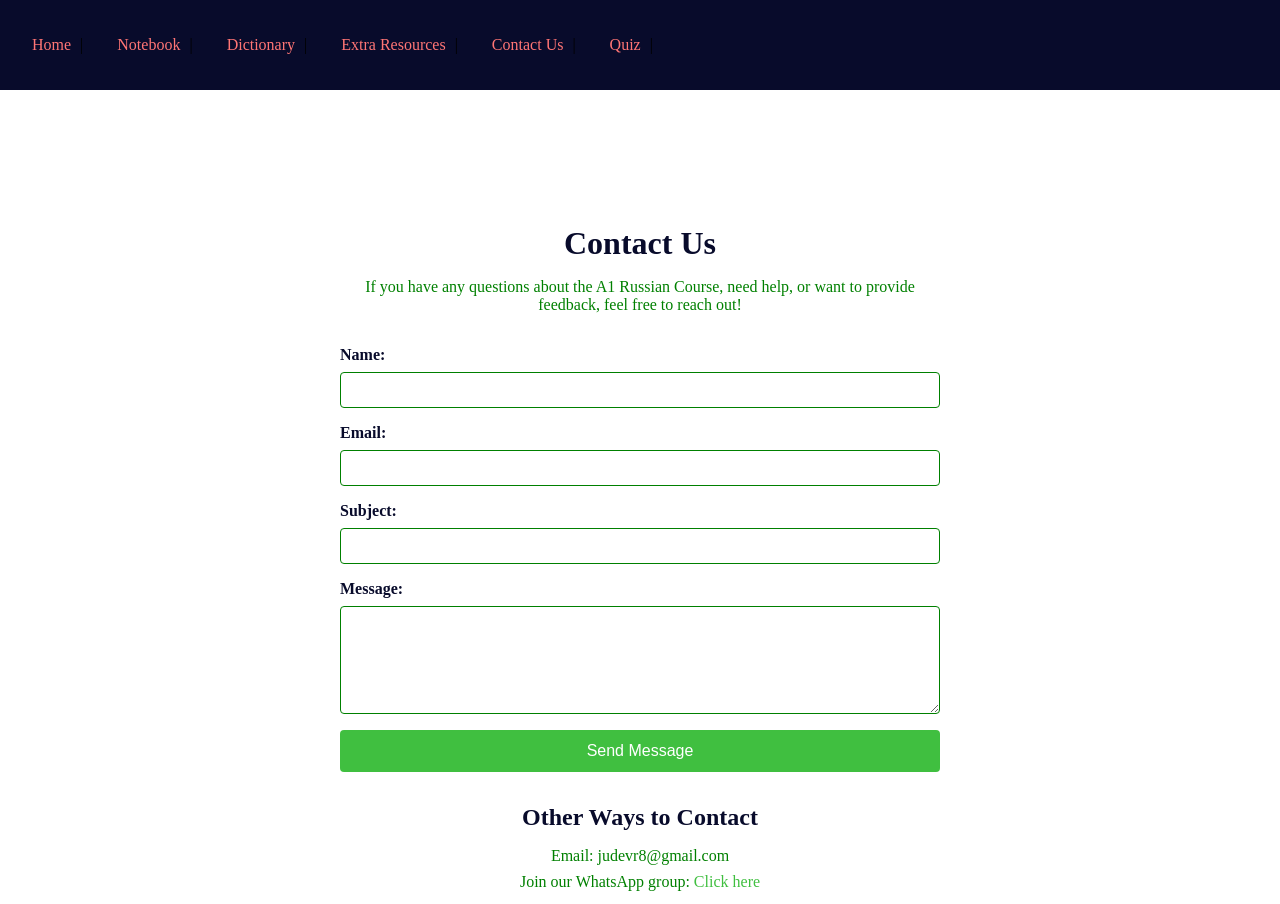
<file: contact_us.html>
<!DOCTYPE html>
<html lang="en">
<head>
    <meta charset="UTF-8">
    <meta name="viewport" content="width=device-width, initial-scale=1.0">
    <title>Contact Us - A1 Russian Course</title>
    <link rel="stylesheet" href="css/main.min.css?v=172">
    <style>
        body {
            background: white !important;
            color: black !important;
        }
        .background {
            display: none;
        }
    </style>
</head>
<body>
    <img src="./img/art/knight.jpeg" class="background" alt="">
    <div class="nav_header">
        <div class="logo"></div>
        <ul>
            <li>
                <a href="index.html">home</a>
            </li>
            <li>
                <a href="notebook.html">notebook</a>
            </li>
            <li>
                <a href="dictionary.html">dictionary</a>
            </li>
            <li>
                <a href="extra_resources.html">extra resources</a>
            </li>
            <li>
                <a href="contact_us.html">contact us</a>
            </li>
            <li>
                <a href="quiz.html">quiz</a>
            </li>
        </ul>
    </div>
    <div class="menu-burger open">
       -
    </div>

    <div class="contact">
        <h1>Contact Us</h1>
        <p>If you have any questions about the A1 Russian Course, need help, or want to provide feedback, feel free to reach out!</p>
        
        <form action="mailto:judevr8@gmail.com" method="post" enctype="text/plain">
            <label for="name">Name:</label>
            <input type="text" id="name" name="name" required>
            
            <label for="email">Email:</label>
            <input type="email" id="email" name="email" required>
            
            <label for="subject">Subject:</label>
            <input type="text" id="subject" name="subject" required>
            
            <label for="message">Message:</label>
            <textarea id="message" name="message" rows="5" required></textarea>
            
            <button type="submit">Send Message</button>
        </form>
        
        <div class="contact-info">
            <h2>Other Ways to Contact</h2>
            <p>Email: judevr8@gmail.com</p>
            <p>Join our WhatsApp group: <a href="https://chat.whatsapp.com/H3taK1AkaddKzELs1yiqg2" target="_blank">Click here</a></p>
        </div>
    </div>

    <script src="js/main.js?v=25"></script>
</body>
</html>
</file>
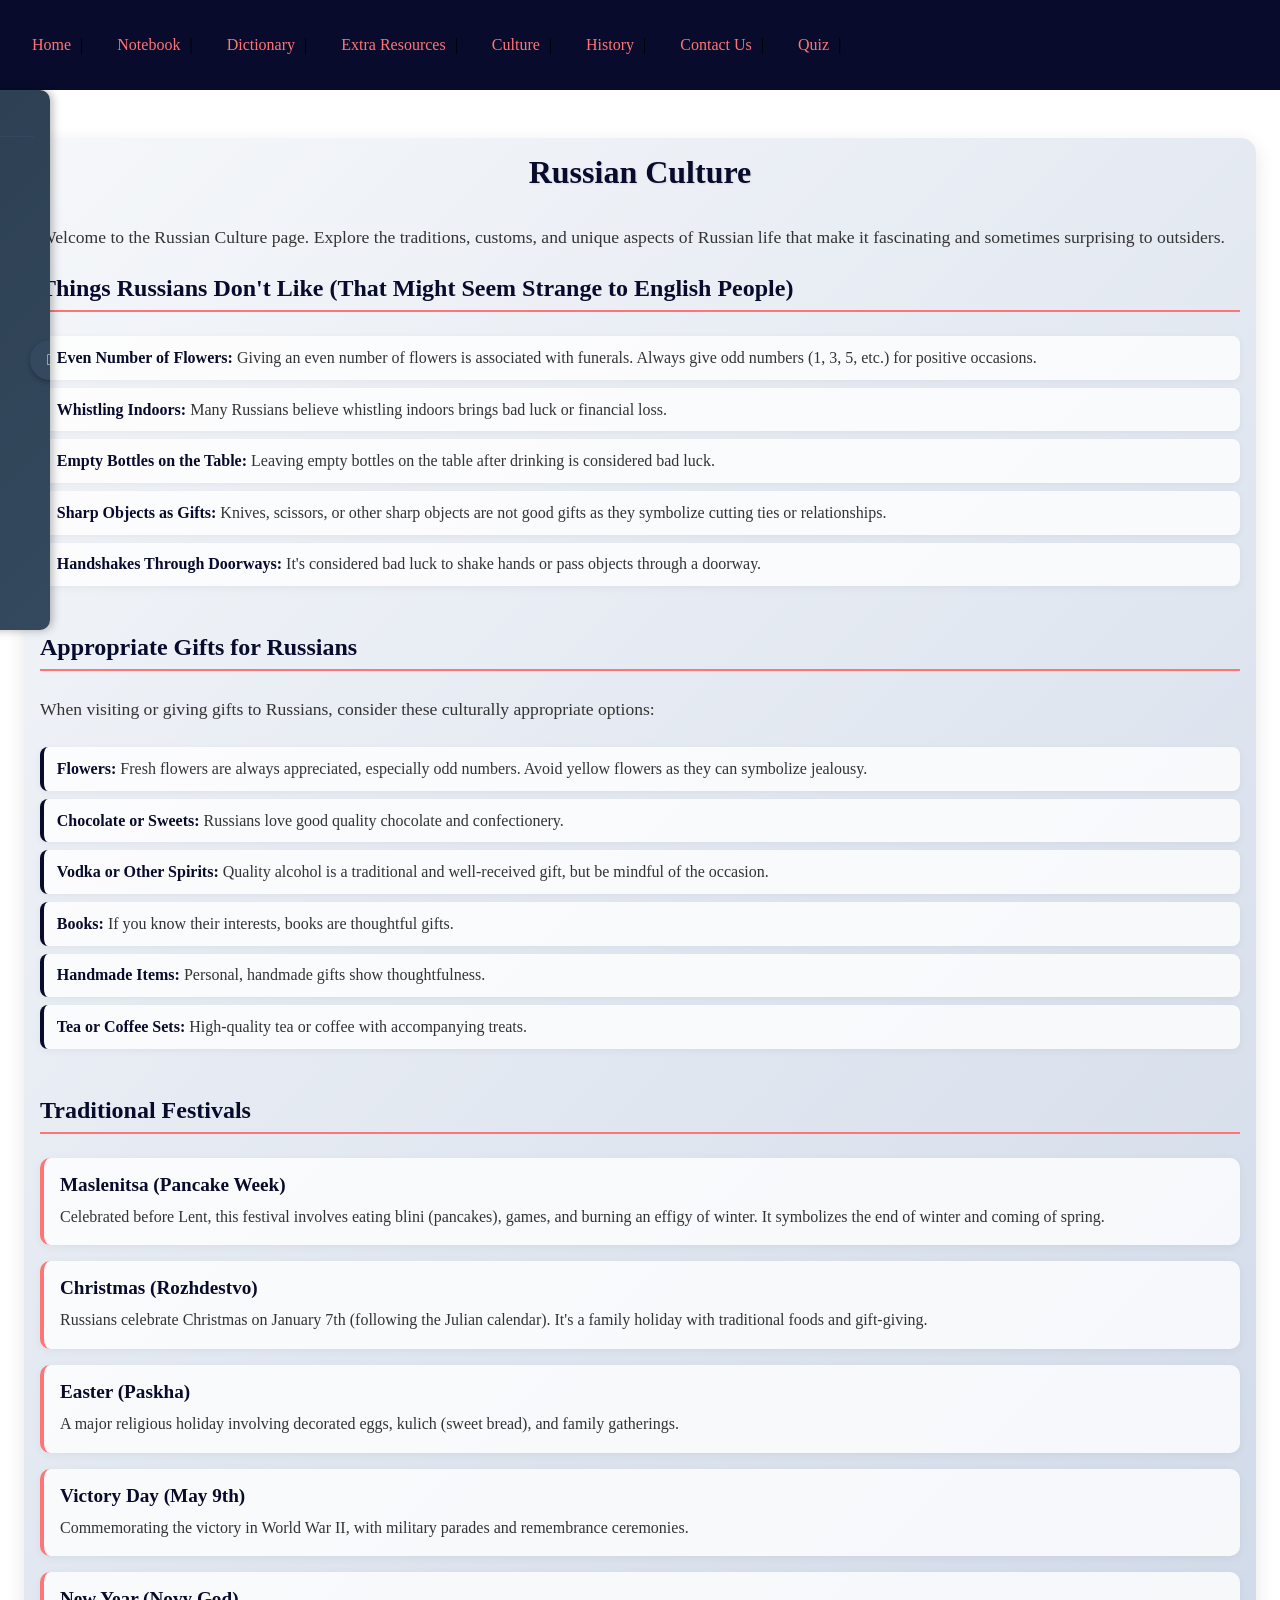
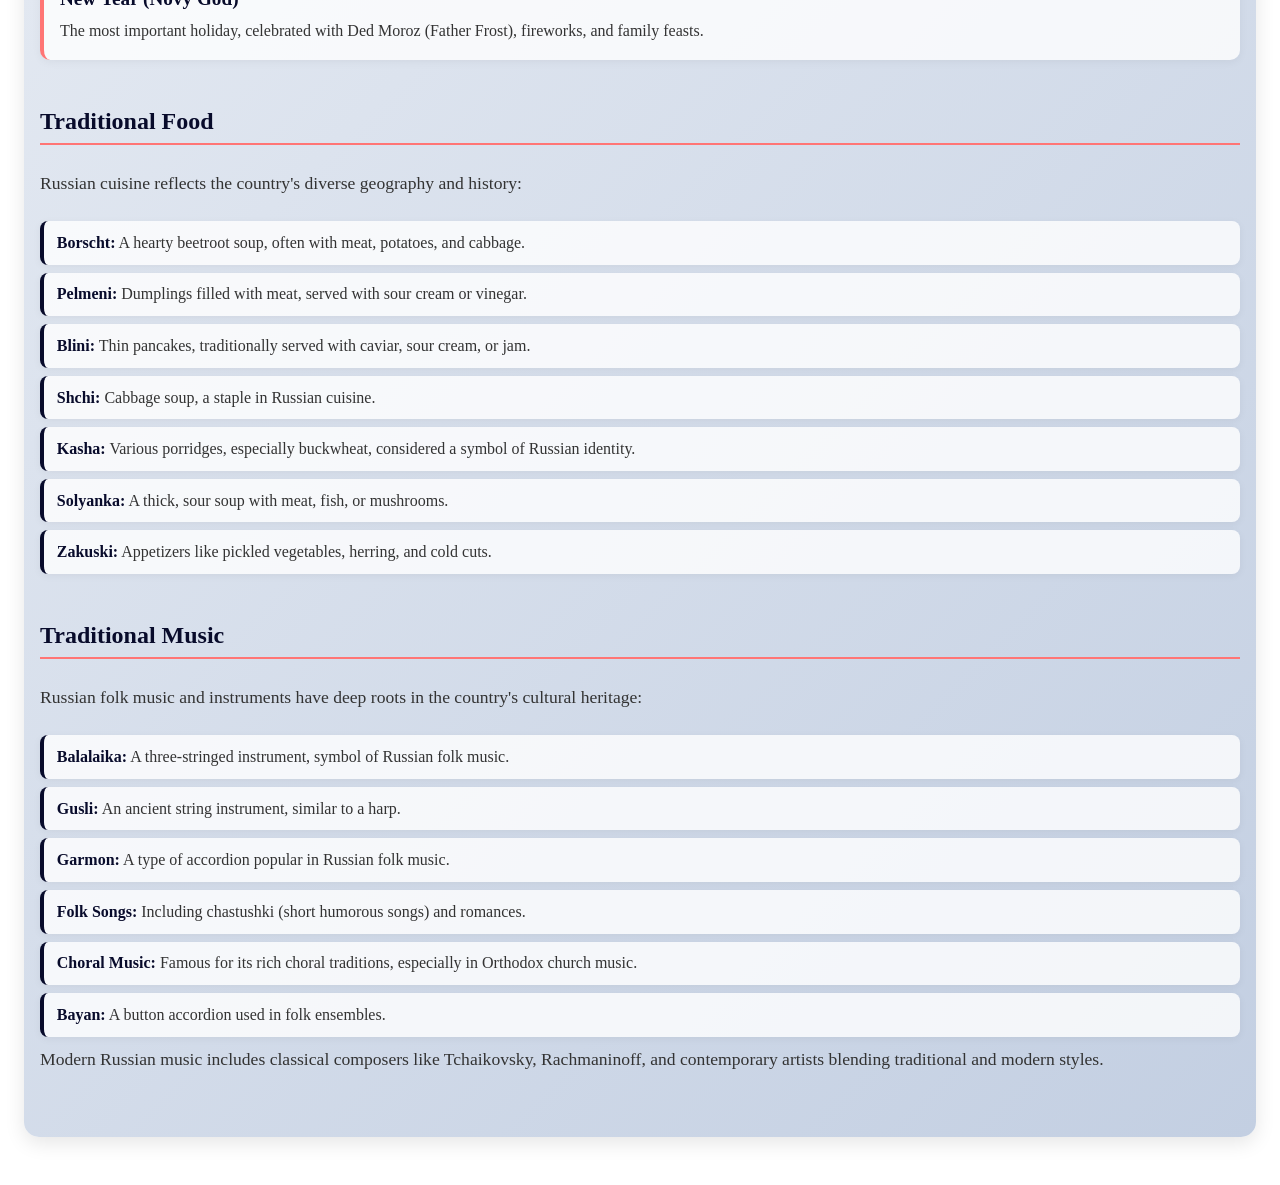
<file: culture.html>
<!DOCTYPE html>
<html lang="en">
<head>
    <meta charset="UTF-8">
    <meta name="viewport" content="width=device-width, initial-scale=1.0">
    <title>Culture - A1 Russian Course</title>
    <link rel="stylesheet" href="css/main.min.css?v=172">
    <link rel="stylesheet" href="css/font-awesome.css">
    <script src="js/jquery-3.7.1.min.js"></script>
    <style>
        body {
            background: white !important;
            color: black !important;
        }
        .background {
            display: none;
        }
    </style>
</head>
<body>
    <div class="nav_header">
        <div class="logo"></div>
        <ul>
            <li>
                <a href="index.html">home</a>
            </li>
            <li>
                <a href="notebook.html">notebook</a>
            </li>
            <li>
                <a href="dictionary.html">dictionary</a>
            </li>
            <li>
                <a href="extra_resources.html">extra resources</a>
            </li>
            <li>
                <a href="culture.html">culture</a>
            </li>
            <li>
                <a href="history.html">history</a>
            </li>
            <li>
                <a href="contact_us.html">contact us</a>
            </li>
            <li>
                <a href="quiz.html">quiz</a>
            </li>
        </ul>
    </div>
    <div class="menu-burger open">
       -
    </div>

    <div class="culture-page">
        <h1>Russian Culture</h1>
        <p>Welcome to the Russian Culture page. Explore the traditions, customs, and unique aspects of Russian life that make it fascinating and sometimes surprising to outsiders.</p>

        <section class="cultural-etiquette">
            <h2>Things Russians Don't Like (That Might Seem Strange to English People)</h2>
            <ul>
                <li><strong>Even Number of Flowers:</strong> Giving an even number of flowers is associated with funerals. Always give odd numbers (1, 3, 5, etc.) for positive occasions.</li>
                <li><strong>Whistling Indoors:</strong> Many Russians believe whistling indoors brings bad luck or financial loss.</li>
                <li><strong>Empty Bottles on the Table:</strong> Leaving empty bottles on the table after drinking is considered bad luck.</li>
                <li><strong>Sharp Objects as Gifts:</strong> Knives, scissors, or other sharp objects are not good gifts as they symbolize cutting ties or relationships.</li>
                <li><strong>Handshakes Through Doorways:</strong> It's considered bad luck to shake hands or pass objects through a doorway.</li>
            </ul>
        </section>

        <section class="appropriate-gifts">
            <h2>Appropriate Gifts for Russians</h2>
            <p>When visiting or giving gifts to Russians, consider these culturally appropriate options:</p>
            <ul>
                <li><strong>Flowers:</strong> Fresh flowers are always appreciated, especially odd numbers. Avoid yellow flowers as they can symbolize jealousy.</li>
                <li><strong>Chocolate or Sweets:</strong> Russians love good quality chocolate and confectionery.</li>
                <li><strong>Vodka or Other Spirits:</strong> Quality alcohol is a traditional and well-received gift, but be mindful of the occasion.</li>
                <li><strong>Books:</strong> If you know their interests, books are thoughtful gifts.</li>
                <li><strong>Handmade Items:</strong> Personal, handmade gifts show thoughtfulness.</li>
                <li><strong>Tea or Coffee Sets:</strong> High-quality tea or coffee with accompanying treats.</li>
            </ul>
        </section>

        <section class="festivals">
            <h2>Traditional Festivals</h2>
            <div class="festival">
                <h3>Maslenitsa (Pancake Week)</h3>
                <p>Celebrated before Lent, this festival involves eating blini (pancakes), games, and burning an effigy of winter. It symbolizes the end of winter and coming of spring.</p>
            </div>
            <div class="festival">
                <h3>Christmas (Rozhdestvo)</h3>
                <p>Russians celebrate Christmas on January 7th (following the Julian calendar). It's a family holiday with traditional foods and gift-giving.</p>
            </div>
            <div class="festival">
                <h3>Easter (Paskha)</h3>
                <p>A major religious holiday involving decorated eggs, kulich (sweet bread), and family gatherings.</p>
            </div>
            <div class="festival">
                <h3>Victory Day (May 9th)</h3>
                <p>Commemorating the victory in World War II, with military parades and remembrance ceremonies.</p>
            </div>
            <div class="festival">
                <h3>New Year (Novy God)</h3>
                <p>The most important holiday, celebrated with Ded Moroz (Father Frost), fireworks, and family feasts.</p>
            </div>
        </section>

        <section class="traditional-food">
            <h2>Traditional Food</h2>
            <p>Russian cuisine reflects the country's diverse geography and history:</p>
            <ul>
                <li><strong>Borscht:</strong> A hearty beetroot soup, often with meat, potatoes, and cabbage.</li>
                <li><strong>Pelmeni:</strong> Dumplings filled with meat, served with sour cream or vinegar.</li>
                <li><strong>Blini:</strong> Thin pancakes, traditionally served with caviar, sour cream, or jam.</li>
                <li><strong>Shchi:</strong> Cabbage soup, a staple in Russian cuisine.</li>
                <li><strong>Kasha:</strong> Various porridges, especially buckwheat, considered a symbol of Russian identity.</li>
                <li><strong>Solyanka:</strong> A thick, sour soup with meat, fish, or mushrooms.</li>
                <li><strong>Zakuski:</strong> Appetizers like pickled vegetables, herring, and cold cuts.</li>
            </ul>
        </section>

        <section class="traditional-music">
            <h2>Traditional Music</h2>
            <p>Russian folk music and instruments have deep roots in the country's cultural heritage:</p>
            <ul>
                <li><strong>Balalaika:</strong> A three-stringed instrument, symbol of Russian folk music.</li>
                <li><strong>Gusli:</strong> An ancient string instrument, similar to a harp.</li>
                <li><strong>Garmon:</strong> A type of accordion popular in Russian folk music.</li>
                <li><strong>Folk Songs:</strong> Including chastushki (short humorous songs) and romances.</li>
                <li><strong>Choral Music:</strong> Famous for its rich choral traditions, especially in Orthodox church music.</li>
                <li><strong>Bayan:</strong> A button accordion used in folk ensembles.</li>
            </ul>
            <p>Modern Russian music includes classical composers like Tchaikovsky, Rachmaninoff, and contemporary artists blending traditional and modern styles.</p>
        </section>
    </div>

    <div class="side-menu custom-scrollbar closed">
        <button class="toggle-btn"><i class="fas fa-bars"></i></button>
        <ul class="nav_menu">
            <h3>Learning Tools</h3>
            <li>
                <a href="notebook.html"><i class="fas fa-book"></i> Notebook</a>
            </li>
            <li>
                <a href="dictionary.html"><i class="fas fa-search"></i> Dictionary</a>
            </li>
            <li>
                <a href="extra_resources.html"><i class="fas fa-music"></i> Extra Resources</a>
            </li>
            <li>
                <a href="culture.html"><i class="fas fa-globe"></i> Culture</a>
            </li>
            <li>
                <a href="history.html"><i class="fas fa-history"></i> History</a>
            </li>
            <li>
                <a href="quiz.html"><i class="fas fa-question-circle"></i> Quiz</a>
            </li>
            <li>
                <a href="contact_us.html"><i class="fas fa-envelope"></i> Contact Us</a>
            </li>
        </ul>
    </div>

    <script src="js/main.js"></script>
</body>
</html>
</file>
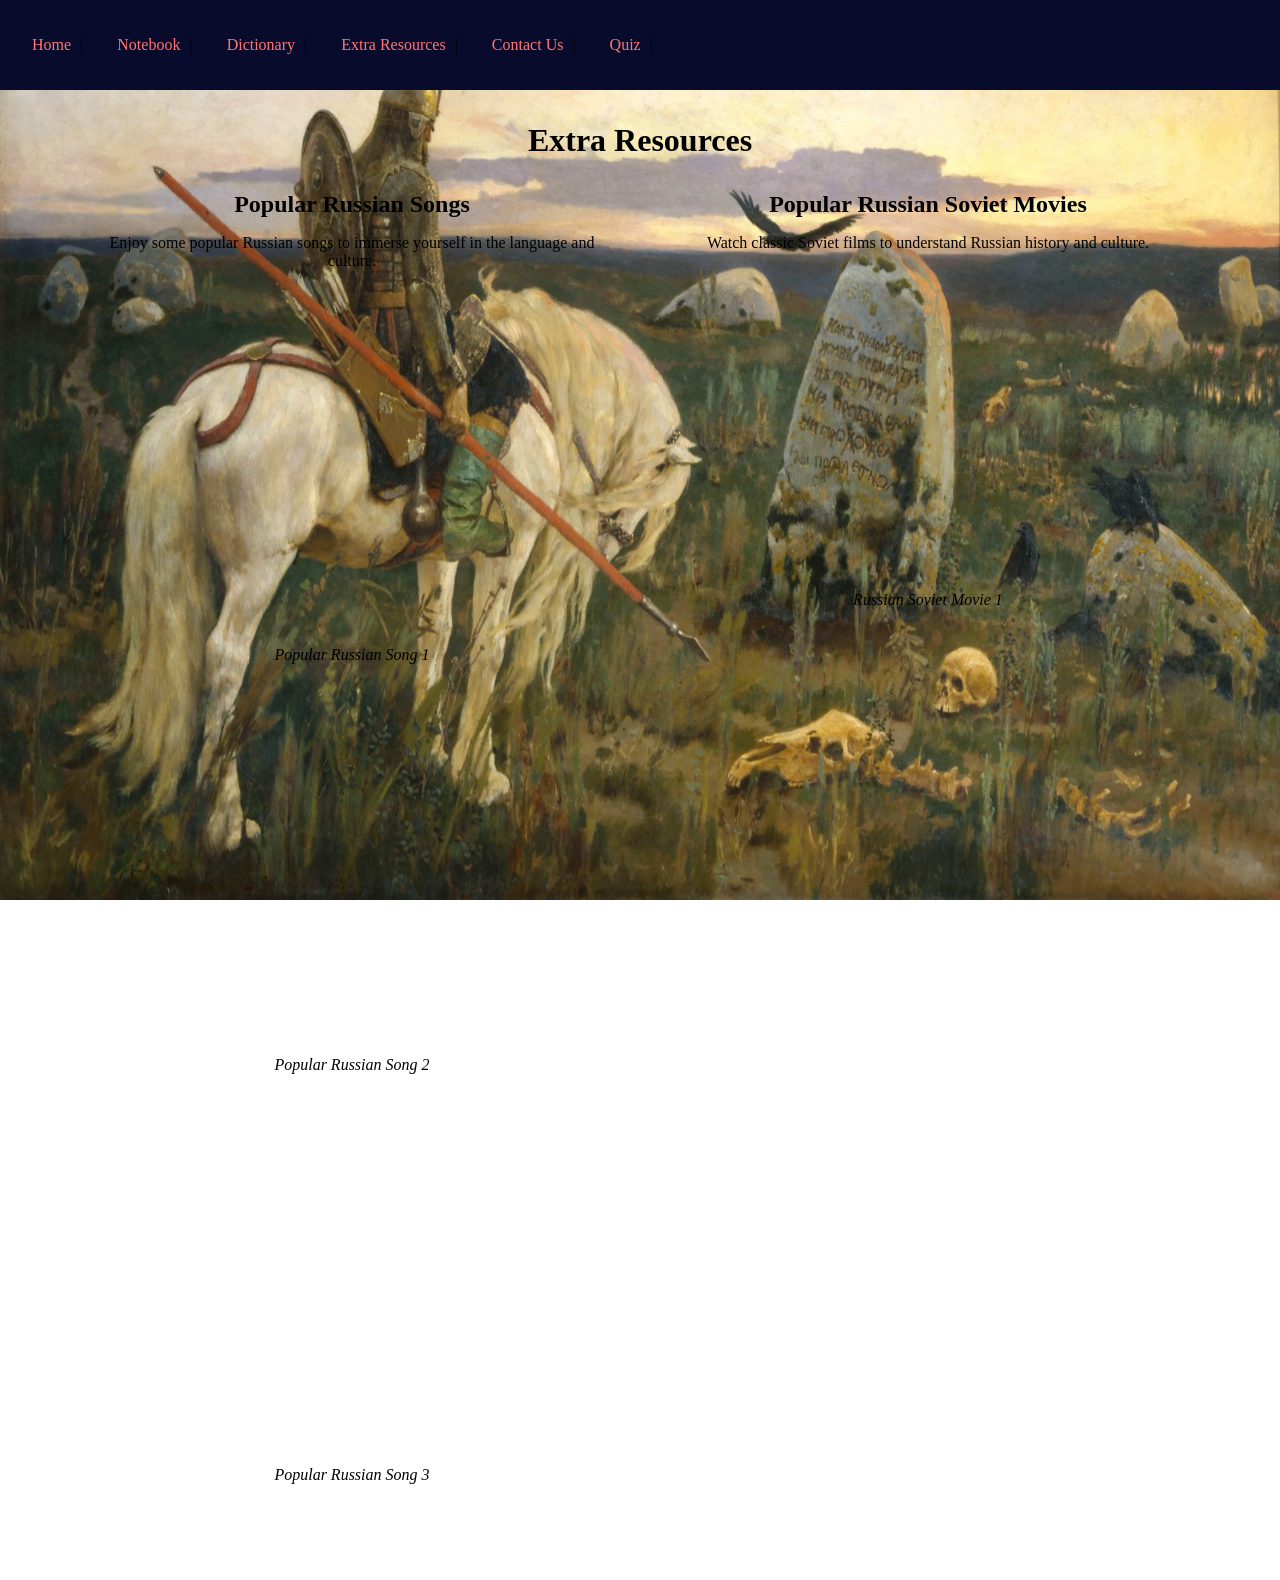
<file: extra_resources.html>
<!DOCTYPE html>
<html lang="en">
<head>
    <meta charset="UTF-8">
    <meta name="viewport" content="width=device-width, initial-scale=1.0">
    <title>Extra Resources - A1 Russian Course</title>
    <link rel="stylesheet" href="css/main.min.css?v=172">
    <script src="js/jquery-3.7.1.min.js"></script>
</head>
<body>
    <img src="./img/art/knight.jpeg" class="background" alt="">
    <div class="nav_header">
        <div class="logo"></div>
        <ul>
            <li>
                <a href="index.html">home</a>
            </li>
            <li>
                <a href="notebook.html">notebook</a>
            </li>
            <li>
                <a href="dictionary.html">dictionary</a>
            </li>
            <li>
                <a href="extra_resources.html">extra resources</a>
            </li>
            <li>
                <a href="contact_us.html">contact us</a>
            </li>
            <li>
                <a href="quiz.html">quiz</a>
            </li>
        </ul>
    </div>
    <div class="menu-burger open">
       -
    </div>

    <div class="extra-resources">
        <h1>Extra Resources</h1>
        
        <section class="songs">
            <h2>Popular Russian Songs</h2>
            <p>Enjoy some popular Russian songs to immerse yourself in the language and culture.</p>
            
            <div class="embed-container">
                <iframe data-testid="embed-iframe" style="border-radius:12px" src="https://open.spotify.com/embed/track/7a2tITrS5LZtlefeZscRFf?utm_source=generator" width="100%" height="352" frameBorder="0" allowfullscreen="" allow="autoplay; clipboard-write; encrypted-media; fullscreen; picture-in-picture" loading="lazy"></iframe>
                <p>Popular Russian Song 1</p>
            </div>
            
            <div class="embed-container">
                <iframe data-testid="embed-iframe" style="border-radius:12px" src="https://open.spotify.com/embed/track/6bEkN5u8Ce02ZdYCEhcLGH?utm_source=generator" width="100%" height="352" frameBorder="0" allowfullscreen="" allow="autoplay; clipboard-write; encrypted-media; fullscreen; picture-in-picture" loading="lazy"></iframe>
                <p>Popular Russian Song 2</p>
            </div>
            
            <div class="embed-container">
                <iframe data-testid="embed-iframe" style="border-radius:12px" src="https://open.spotify.com/embed/track/4izZoKL2bYp3Edh0u34uI1?utm_source=generator" width="100%" height="352" frameBorder="0" allowfullscreen="" allow="autoplay; clipboard-write; encrypted-media; fullscreen; picture-in-picture" loading="lazy"></iframe>
                <p>Popular Russian Song 3</p>
            </div>
        </section>
        
        <section class="movies">
            <h2>Popular Russian Soviet Movies</h2>
            <p>Watch classic Soviet films to understand Russian history and culture.</p>
            
            <div class="embed-container">
                <iframe width="560" height="315" src="https://www.youtube.com/embed/l7eIIIPBNUc" title="Russian Soviet Movie 1" frameborder="0" allow="accelerometer; autoplay; clipboard-write; encrypted-media; gyroscope; picture-in-picture" allowfullscreen></iframe>
                <p>Russian Soviet Movie 1</p>
            </div>
            
        </section>
    </div>

    <script src="js/main.js?v=25"></script>
</body>
</html>
</file>
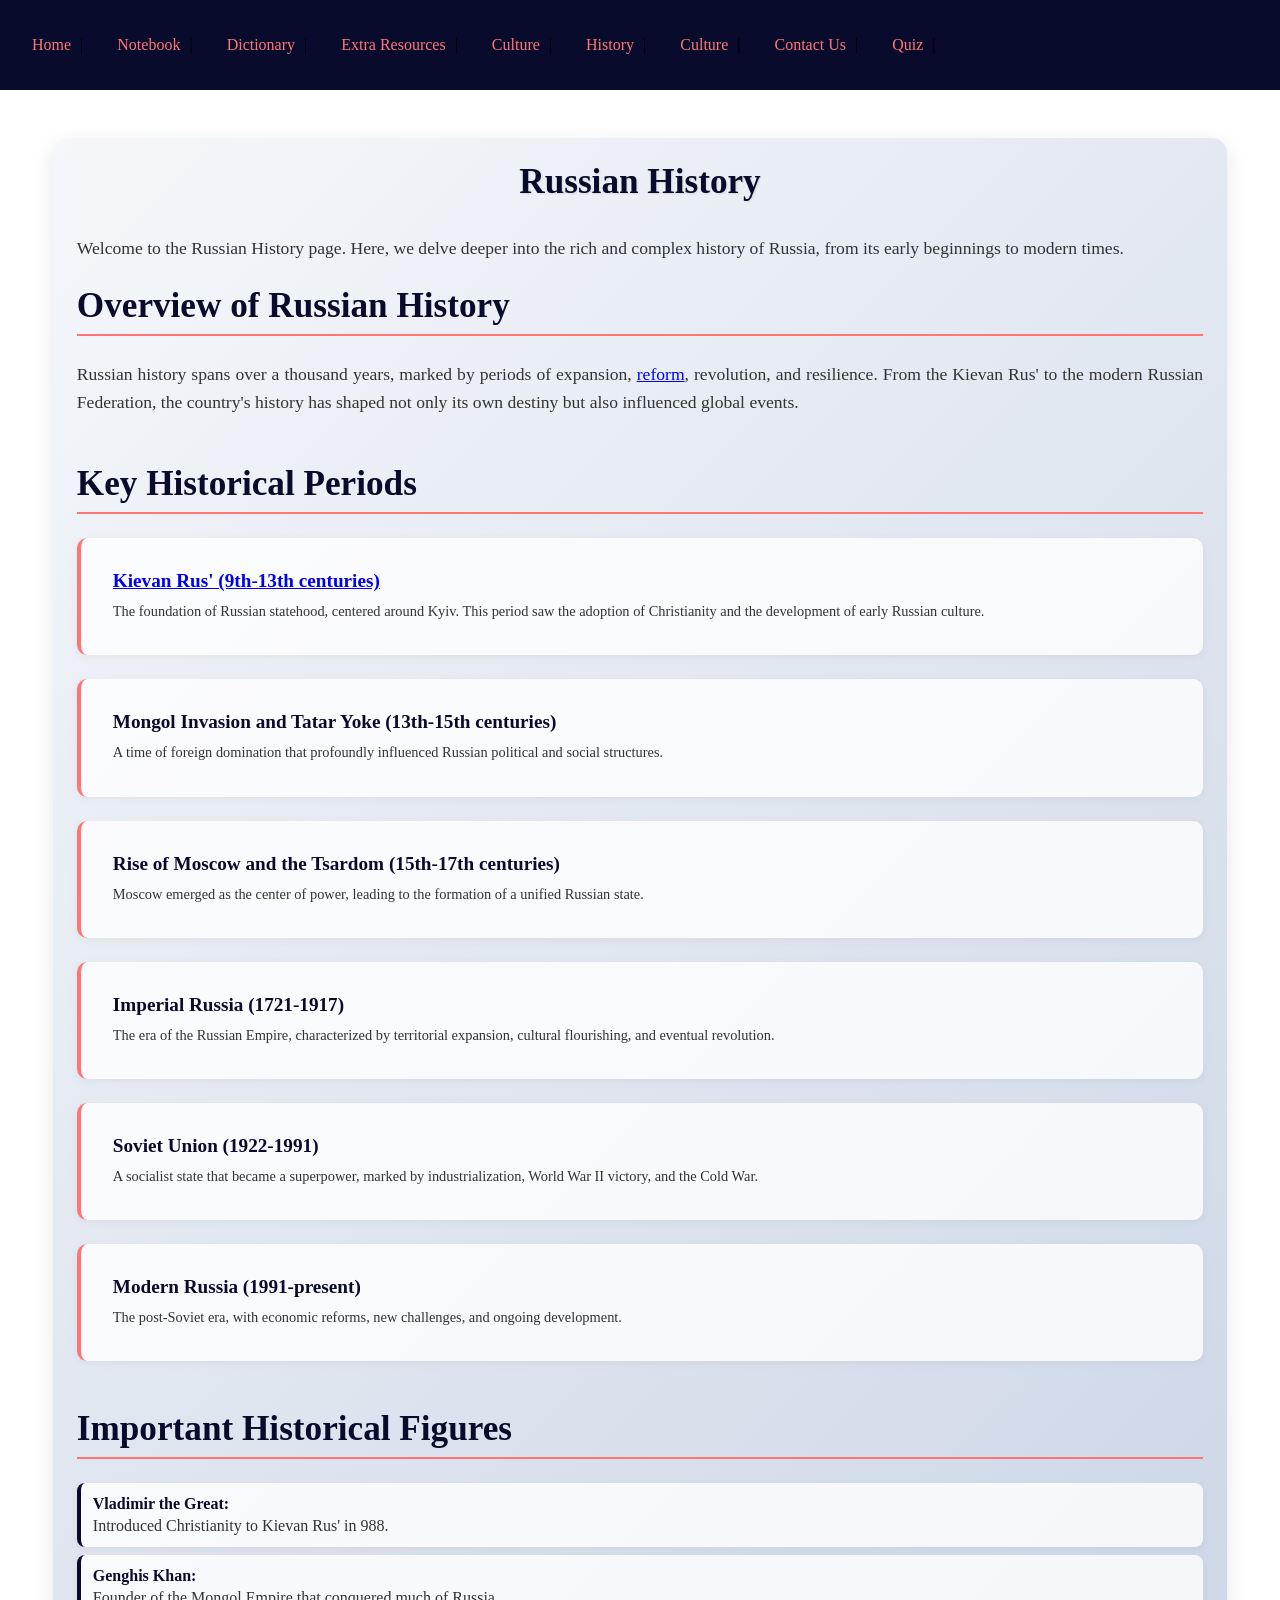
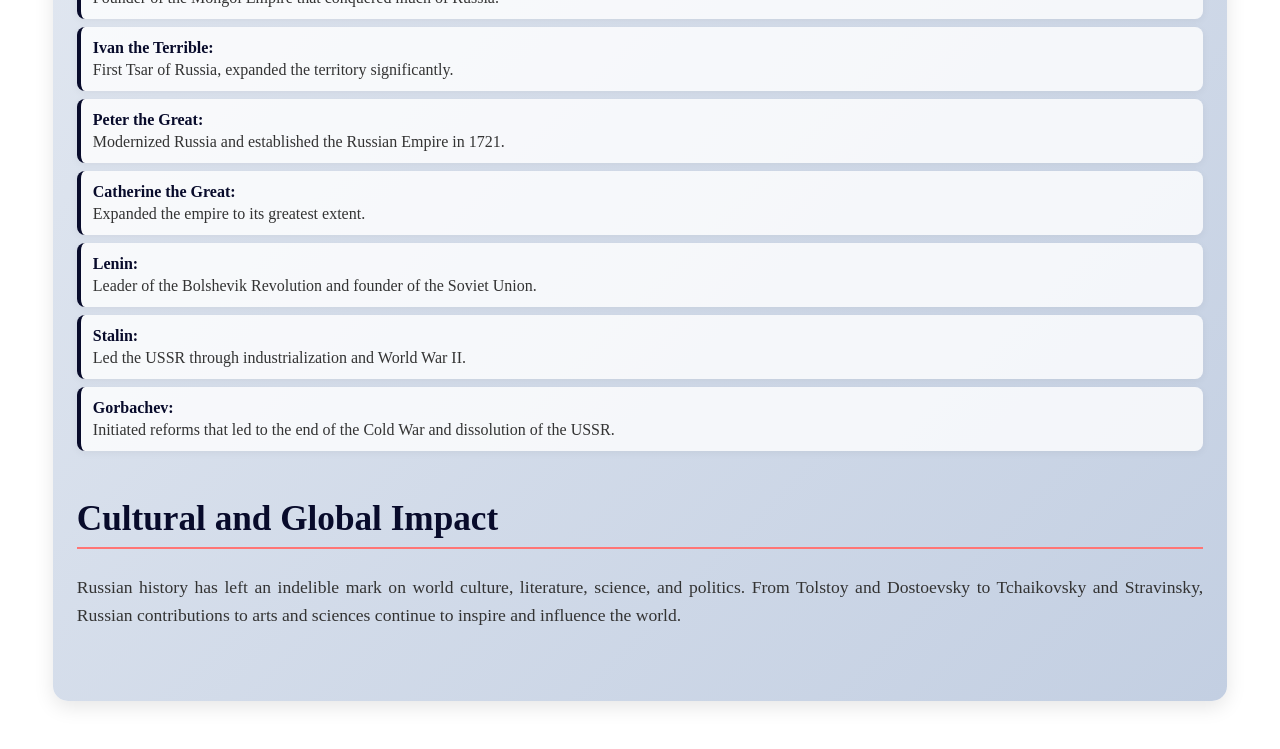
<file: history.html>
<!DOCTYPE html>
<html lang="en">
<head>
    <meta charset="UTF-8">
    <meta name="viewport" content="width=device-width, initial-scale=1.0">
    <title>History - A1 Russian Course</title>
    <link rel="stylesheet" href="css/main.min.css?v=172">
    <link rel="stylesheet" href="css/font-awesome.css">
    <script src="js/jquery-3.7.1.min.js"></script>
    <style>
        body {
            background: white !important;
            color: black !important;
        }
        .background {
            display: none;
        }
    </style>
</head>
<body>
    <div class="nav_header">
        <div class="logo"></div>
        <ul>
            <li>
                <a href="index.html">home</a>
            </li>
            <li>
                <a href="notebook.html">notebook</a>
            </li>
            <li>
                <a href="dictionary.html">dictionary</a>
            </li>
            <li>
                <a href="extra_resources.html">extra resources</a>
            </li>
            <li>                <a href="culture.html">culture</a>
            </li>
            <li>
                <a href="history.html">history</a>
            </li>
            <li>                <a href="culture.html">culture</a>
            </li>
            <li>
                <a href="contact_us.html">contact us</a>
            </li>
            <li>
                <a href="quiz.html">quiz</a>
            </li>
        </ul>
    </div>
    <div class="menu-burger open">
       -
    </div>

    <div class="history-page">
        <h1>Russian History</h1>
        <p>Welcome to the Russian History page. Here, we delve deeper into the rich and complex history of Russia, from its early beginnings to modern times.</p>

        <section class="historical-overview">
            <h2>Overview of Russian History</h2>
            <p>Russian history spans over a thousand years, marked by periods of expansion, <a href="reform.html">reform</a>, revolution, and resilience. From the Kievan Rus' to the modern Russian Federation, the country's history has shaped not only its own destiny but also influenced global events.</p>
        </section>

        <section class="key-periods">
            <h2>Key Historical Periods</h2>
            <div class="period">
                <h3><a href="kievan_rus.html">Kievan Rus' (9th-13th centuries)</a></h3>
                <p>The foundation of Russian statehood, centered around Kyiv. This period saw the adoption of Christianity and the development of early Russian culture.</p>
            </div>
            <div class="period">
                <h3>Mongol Invasion and Tatar Yoke (13th-15th centuries)</h3>
                <p>A time of foreign domination that profoundly influenced Russian political and social structures.</p>
            </div>
            <div class="period">
                <h3>Rise of Moscow and the Tsardom (15th-17th centuries)</h3>
                <p>Moscow emerged as the center of power, leading to the formation of a unified Russian state.</p>
            </div>
            <div class="period">
                <h3>Imperial Russia (1721-1917)</h3>
                <p>The era of the Russian Empire, characterized by territorial expansion, cultural flourishing, and eventual revolution.</p>
            </div>
            <div class="period">
                <h3>Soviet Union (1922-1991)</h3>
                <p>A socialist state that became a superpower, marked by industrialization, World War II victory, and the Cold War.</p>
            </div>
            <div class="period">
                <h3>Modern Russia (1991-present)</h3>
                <p>The post-Soviet era, with economic reforms, new challenges, and ongoing development.</p>
            </div>
        </section>

        <section class="important-figures">
            <h2>Important Historical Figures</h2>
            <ul>
                <li><strong>Vladimir the Great:</strong> Introduced Christianity to Kievan Rus' in 988.</li>
                <li><strong>Genghis Khan:</strong> Founder of the Mongol Empire that conquered much of Russia.</li>
                <li><strong>Ivan the Terrible:</strong> First Tsar of Russia, expanded the territory significantly.</li>
                <li><strong>Peter the Great:</strong> Modernized Russia and established the Russian Empire in 1721.</li>
                <li><strong>Catherine the Great:</strong> Expanded the empire to its greatest extent.</li>
                <li><strong>Lenin:</strong> Leader of the Bolshevik Revolution and founder of the Soviet Union.</li>
                <li><strong>Stalin:</strong> Led the USSR through industrialization and World War II.</li>
                <li><strong>Gorbachev:</strong> Initiated reforms that led to the end of the Cold War and dissolution of the USSR.</li>
            </ul>
        </section>

        <section class="cultural-impact">
            <h2>Cultural and Global Impact</h2>
            <p>Russian history has left an indelible mark on world culture, literature, science, and politics. From Tolstoy and Dostoevsky to Tchaikovsky and Stravinsky, Russian contributions to arts and sciences continue to inspire and influence the world.</p>
        </section>
    </div>

    <script src="js/main.js?v=25"></script>
</body>
</html>
</file>
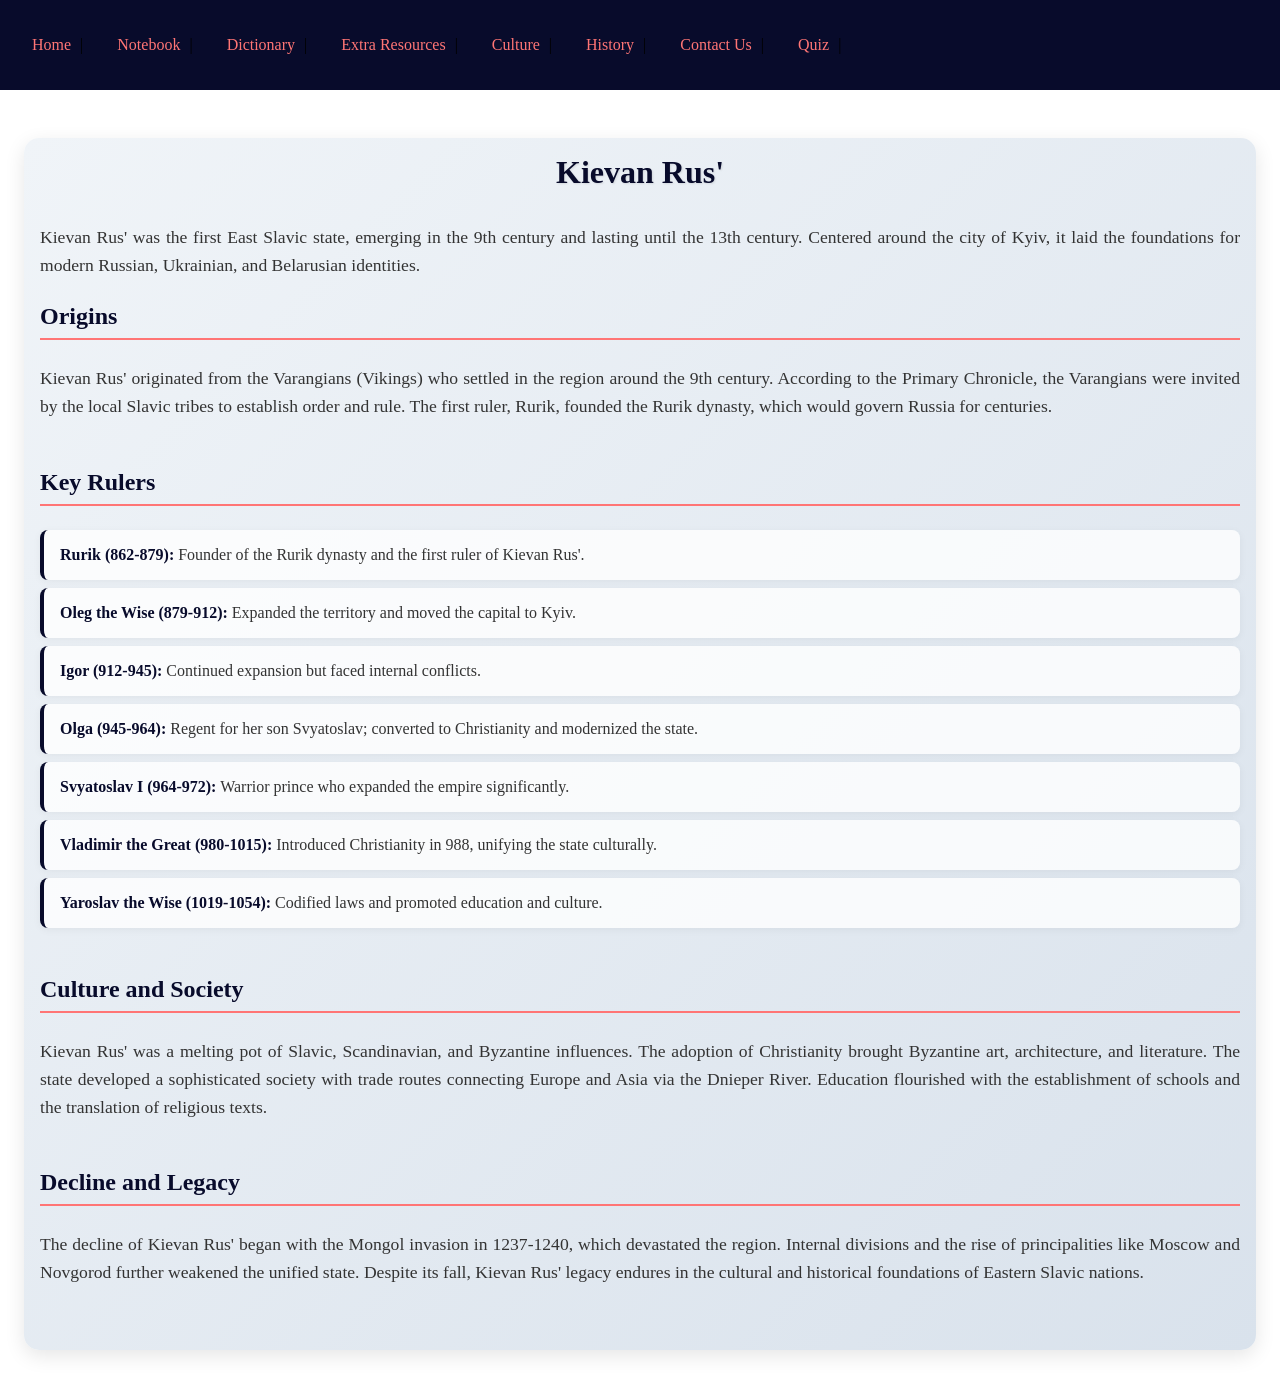
<file: kievan_rus.html>
<!DOCTYPE html>
<html lang="en">
<head>
    <meta charset="UTF-8">
    <meta name="viewport" content="width=device-width, initial-scale=1.0">
    <title>Kievan Rus' - A1 Russian Course</title>
    <link rel="stylesheet" href="css/main.min.css?v=172">
    <link rel="stylesheet" href="css/font-awesome.css">
    <script src="js/jquery-3.7.1.min.js"></script>
    <style>
        body {
            background: white !important;
            color: black !important;
        }
        .background {
            display: none;
        }
    </style>
</head>
<body>
    <div class="nav_header">
        <div class="logo"></div>
        <ul>
            <li>
                <a href="index.html">home</a>
            </li>
            <li>
                <a href="notebook.html">notebook</a>
            </li>
            <li>
                <a href="dictionary.html">dictionary</a>
            </li>
            <li>
                <a href="extra_resources.html">extra resources</a>
            </li>
            <li>
                <a href="culture.html">culture</a>
            </li>
            <li>
                <a href="history.html">history</a>
            </li>
            <li>
                <a href="contact_us.html">contact us</a>
            </li>
            <li>
                <a href="quiz.html">quiz</a>
            </li>
        </ul>
    </div>
    <div class="menu-burger open">
       -
    </div>

    <div class="kievan-rus-page">
        <h1>Kievan Rus'</h1>
        <p>Kievan Rus' was the first East Slavic state, emerging in the 9th century and lasting until the 13th century. Centered around the city of Kyiv, it laid the foundations for modern Russian, Ukrainian, and Belarusian identities.</p>

        <section class="origins">
            <h2>Origins</h2>
            <p>Kievan Rus' originated from the Varangians (Vikings) who settled in the region around the 9th century. According to the Primary Chronicle, the Varangians were invited by the local Slavic tribes to establish order and rule. The first ruler, Rurik, founded the Rurik dynasty, which would govern Russia for centuries.</p>
        </section>

        <section class="key-rulers">
            <h2>Key Rulers</h2>
            <ul>
                <li><strong>Rurik (862-879):</strong> Founder of the Rurik dynasty and the first ruler of Kievan Rus'.</li>
                <li><strong>Oleg the Wise (879-912):</strong> Expanded the territory and moved the capital to Kyiv.</li>
                <li><strong>Igor (912-945):</strong> Continued expansion but faced internal conflicts.</li>
                <li><strong>Olga (945-964):</strong> Regent for her son Svyatoslav; converted to Christianity and modernized the state.</li>
                <li><strong>Svyatoslav I (964-972):</strong> Warrior prince who expanded the empire significantly.</li>
                <li><strong>Vladimir the Great (980-1015):</strong> Introduced Christianity in 988, unifying the state culturally.</li>
                <li><strong>Yaroslav the Wise (1019-1054):</strong> Codified laws and promoted education and culture.</li>
            </ul>
        </section>

        <section class="culture-society">
            <h2>Culture and Society</h2>
            <p>Kievan Rus' was a melting pot of Slavic, Scandinavian, and Byzantine influences. The adoption of Christianity brought Byzantine art, architecture, and literature. The state developed a sophisticated society with trade routes connecting Europe and Asia via the Dnieper River. Education flourished with the establishment of schools and the translation of religious texts.</p>
        </section>

        <section class="decline-legacy">
            <h2>Decline and Legacy</h2>
            <p>The decline of Kievan Rus' began with the Mongol invasion in 1237-1240, which devastated the region. Internal divisions and the rise of principalities like Moscow and Novgorod further weakened the unified state. Despite its fall, Kievan Rus' legacy endures in the cultural and historical foundations of Eastern Slavic nations.</p>
        </section>
    </div>

    <script src="js/main.js?v=25"></script>
</body>
</html>
</file>
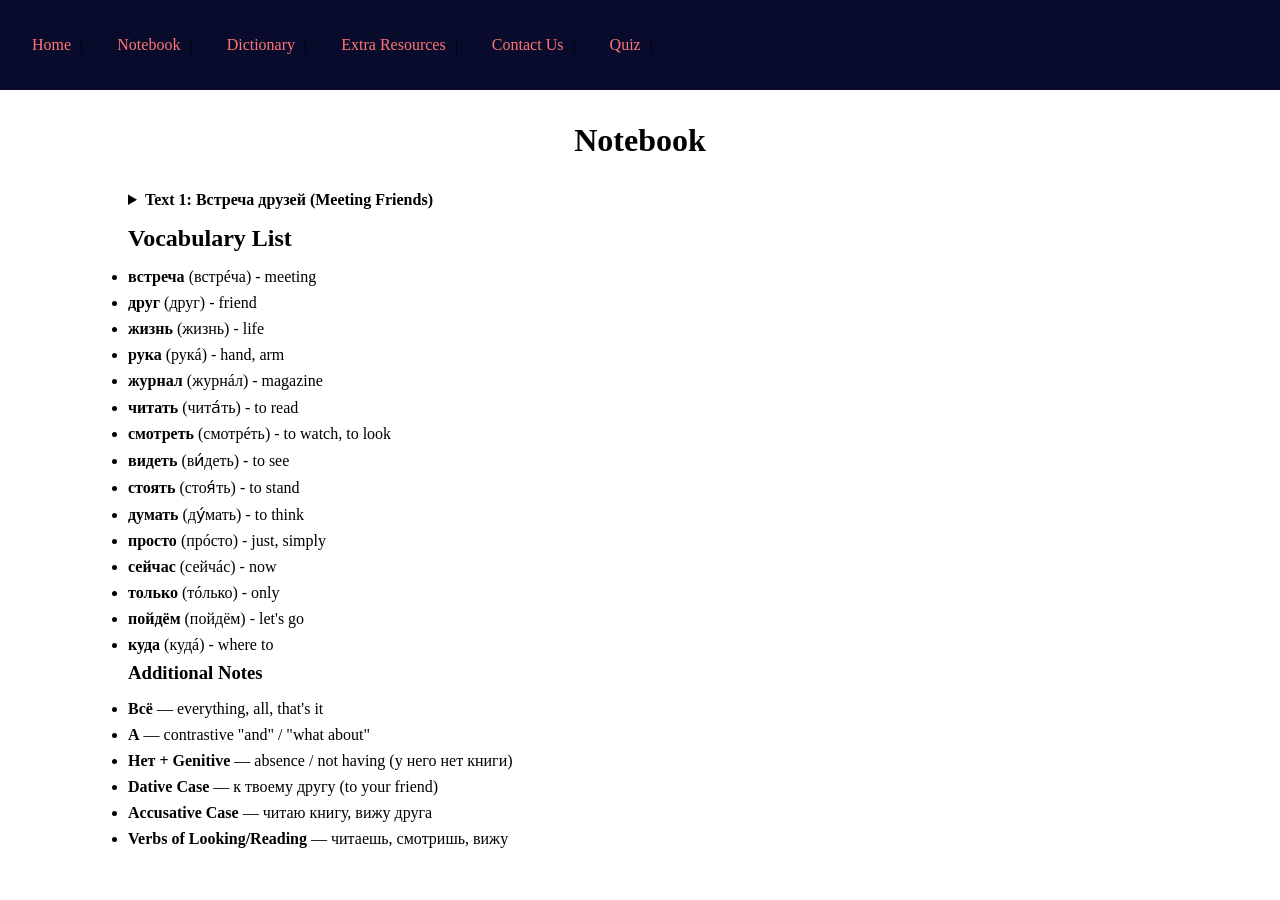
<file: notebook.html>
<!DOCTYPE html>
<html lang="en">
<head>
    <meta charset="UTF-8">
    <meta name="viewport" content="width=device-width, initial-scale=1.0">
    <title>Notebook - A1 Russian Course</title>
    <link rel="stylesheet" href="css/main.min.css?v=172">
    <link rel="stylesheet" href="css/font-awesome.css">
    <script src="js/jquery-3.7.1.min.js"></script>
    <style>
        body {
            background: white !important;
            color: black !important;
        }
        .background {
            display: none;
        }
    </style>
</head>
<body>
    <div class="nav_header">
        <div class="logo"></div>
        <ul>
            <li>
                <a href="index.html">home</a>
            </li>
            <li>
                <a href="notebook.html">notebook</a>
            </li>
            <li>
                <a href="dictionary.html">dictionary</a>
            </li>
            <li>
                <a href="extra_resources.html">extra resources</a>
            </li>
            <li>
                <a href="contact_us.html">contact us</a>
            </li>
            <li>
                <a href="quiz.html">quiz</a>
            </li>
        </ul>
    </div>
    <div class="menu-burger open">
       -
    </div>

    <div class="notebook">
        <h1>Notebook</h1>
        
        <details class="chapter">
            <summary>Text 1: Встреча друзей (Meeting Friends)</summary>
            <h3>Диалог:</h3>
            <ol>
                <li>
                    <strong>Миша:</strong> Привёт, Анна! Как дела?
                    <button class="show-translation"><i class="fa fa-eye"></i></button>
                    <em class="translation" style="display: none;">(Hi, Anna! How are things?)</em>
                </li>
                <li>
                    <strong>Анна:</strong> Привёт, Миша! Всё очень хорошо. А у тебя?
                    <button class="show-translation"><i class="fa fa-eye"></i></button>
                    <em class="translation" style="display: none;">(Hi, Misha! Everything is very good. And you?)</em>
                </li>
                <li>
                    <strong>Миша:</strong> Всё нормально. Что ты читаешь?
                    <button class="show-translation"><i class="fa fa-eye"></i></button>
                    <em class="translation" style="display: none;">(Everything is fine. What are you reading?)</em>
                </li>
                <li>
                    <strong>Анна:</strong> Я читаю интересную книгу о жизни. А что ты смотришь?
                    <button class="show-translation"><i class="fa fa-eye"></i></button>
                    <em class="translation" style="display: none;">(I am reading an interesting book about life. And what are you watching?)</em>
                </li>
                <li>
                    <strong>Миша:</strong> Я смотрю в окно. Я вижу там моего друга. У него в руке новый журнал.
                    <button class="show-translation"><i class="fa fa-eye"></i></button>
                    <em class="translation" style="display: none;">(I am looking out the window. I see my friend there. He has a new magazine in his hand.)</em>
                </li>
                <li>
                    <strong>Анна:</strong> Смотри! Он не читает. Он стоит и думает о чём-то.
                    <button class="show-translation"><i class="fa fa-eye"></i></button>
                    <em class="translation" style="display: none;">(Look! He is not reading. He is standing and thinking about something.)</em>
                </li>
                <li>
                    <strong>Миша:</strong> Да, просто сейчас у него нет книги. Только журнал.
                    <button class="show-translation"><i class="fa fa-eye"></i></button>
                    <em class="translation" style="display: none;">(Yes, just now he doesn't have a book. Only a magazine.)</em>
                </li>
                <li>
                    <strong>Анна:</strong> Понятно. Всё, пойдём!
                    <button class="show-translation"><i class="fa fa-eye"></i></button>
                    <em class="translation" style="display: none;">(I see. That's it, let's go!)</em>
                </li>
                <li>
                    <strong>Миша:</strong> Куда?
                    <button class="show-translation"><i class="fa fa-eye"></i></button>
                    <em class="translation" style="display: none;">(Where to?)</em>
                </li>
                <li>
                    <strong>Анна:</strong> К твоему другу! Я хочу спросить о его журнале.
                    <i class="fa fa-eye"></i>
                    <em class="translation" style="display: none;">(To your friend! I want to ask about his magazine.)</em>
                </li>
            </ol>
        </details>
        
        <section class="vocabulary">
            <h2>Vocabulary List</h2>
            <ul>
                <li><strong>встреча</strong> (встрéча) - meeting</li>
                <li><strong>друг</strong> (друг) - friend</li>
                <li><strong>жизнь</strong> (жизнь) - life</li>
                <li><strong>рука</strong> (рукá) - hand, arm</li>
                <li><strong>журнал</strong> (журнáл) - magazine</li>
                <li><strong>читать</strong> (чита́ть) - to read</li>
                <li><strong>смотреть</strong> (смотрéть) - to watch, to look</li>
                <li><strong>видеть</strong> (ви́деть) - to see</li>
                <li><strong>стоять</strong> (стоя́ть) - to stand</li>
                <li><strong>думать</strong> (ду́мать) - to think</li>
                <li><strong>просто</strong> (прóсто) - just, simply</li>
                <li><strong>сейчас</strong> (сейчáс) - now</li>
                <li><strong>только</strong> (тóлько) - only</li>
                <li><strong>пойдём</strong> (пойдём) - let's go</li>
                <li><strong>куда</strong> (кудá) - where to</li>
            </ul>
            <h3>Additional Notes</h3>
            <ul>
                <li><strong>Всё</strong> — everything, all, that's it</li>
                <li><strong>А</strong> — contrastive "and" / "what about"</li>
                <li><strong>Нет + Genitive</strong> — absence / not having (у него нет книги)</li>
                <li><strong>Dative Case</strong> — к твоему другу (to your friend)</li>
                <li><strong>Accusative Case</strong> — читаю книгу, вижу друга</li>
                <li><strong>Verbs of Looking/Reading</strong> — читаешь, смотришь, вижу</li>
            </ul>
        </section>
    </div>

    <script src="js/main.js?v=25"></script>
    <script>
        jQuery(document).ready(function(){
            jQuery('.show-translation').click(function(){
                jQuery(this).next('.translation').toggle();
                jQuery(this).find('i').toggleClass('fa-eye fa-eye-slash');
            });
        });
    </script>
</body>
</html>
</file>
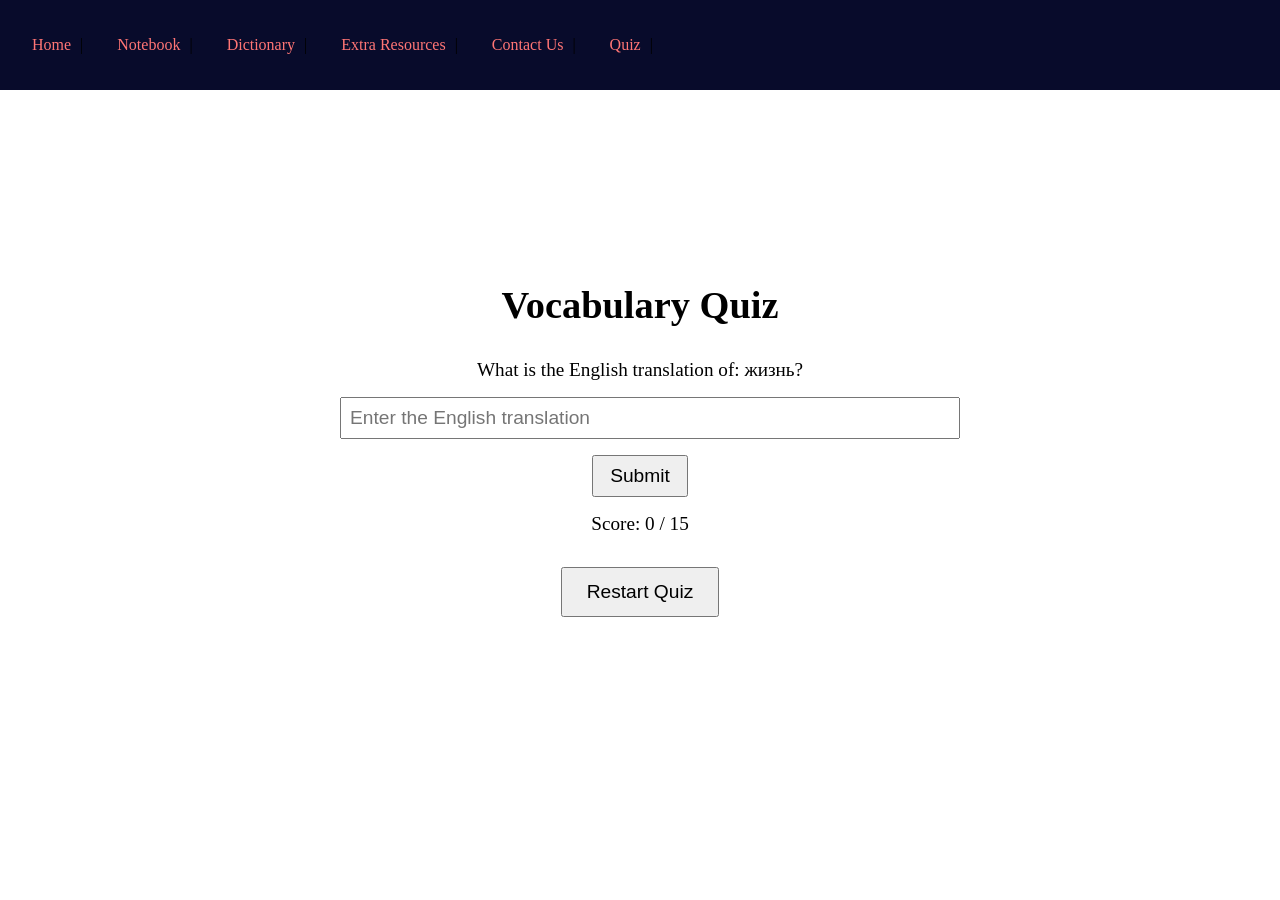
<file: quiz.html>
<!DOCTYPE html>
<html lang="en">
<head>
    <meta charset="UTF-8">
    <meta name="viewport" content="width=device-width, initial-scale=1.0">
    <title>Quiz - A1 Russian Course</title>
    <link rel="stylesheet" href="css/main.min.css?v=172">
    <script src="js/jquery-3.7.1.min.js"></script>
    <style>
        body {
            background: white !important;
            color: black !important;
        }
        .background {
            display: none;
        }
    </style>
</head>
<body>
    <img src="./img/art/knight.jpeg" class="background" alt="">
    <div class="nav_header">
        <div class="logo"></div>
        <ul>
            <li>
                <a href="index.html">home</a>
            </li>
            <li>
                <a href="notebook.html">notebook</a>
            </li>
            <li>
                <a href="dictionary.html">dictionary</a>
            </li>
            <li>
                <a href="extra_resources.html">extra resources</a>
            </li>
            <li>
                <a href="contact_us.html">contact us</a>
            </li>
            <li>
                <a href="quiz.html">quiz</a>
            </li>
        </ul>
    </div>
    <div class="menu-burger open">
       -
    </div>

    <div class="quiz">
        <h1>Vocabulary Quiz</h1>
        <div id="quiz-container">
            <p id="question">Loading...</p>
            <input type="text" id="answer" placeholder="Enter the English translation">
            <button id="submit">Submit</button>
            <p id="feedback"></p>
            <p id="score">Score: 0 / 0</p>
        </div>
        <button id="next">Next Question</button>
        <button id="restart">Restart Quiz</button>
    </div>

    <script src="js/main.js?v=25"></script>
    <script src="js/quiz.js"></script>
</body>
</html>
</file>
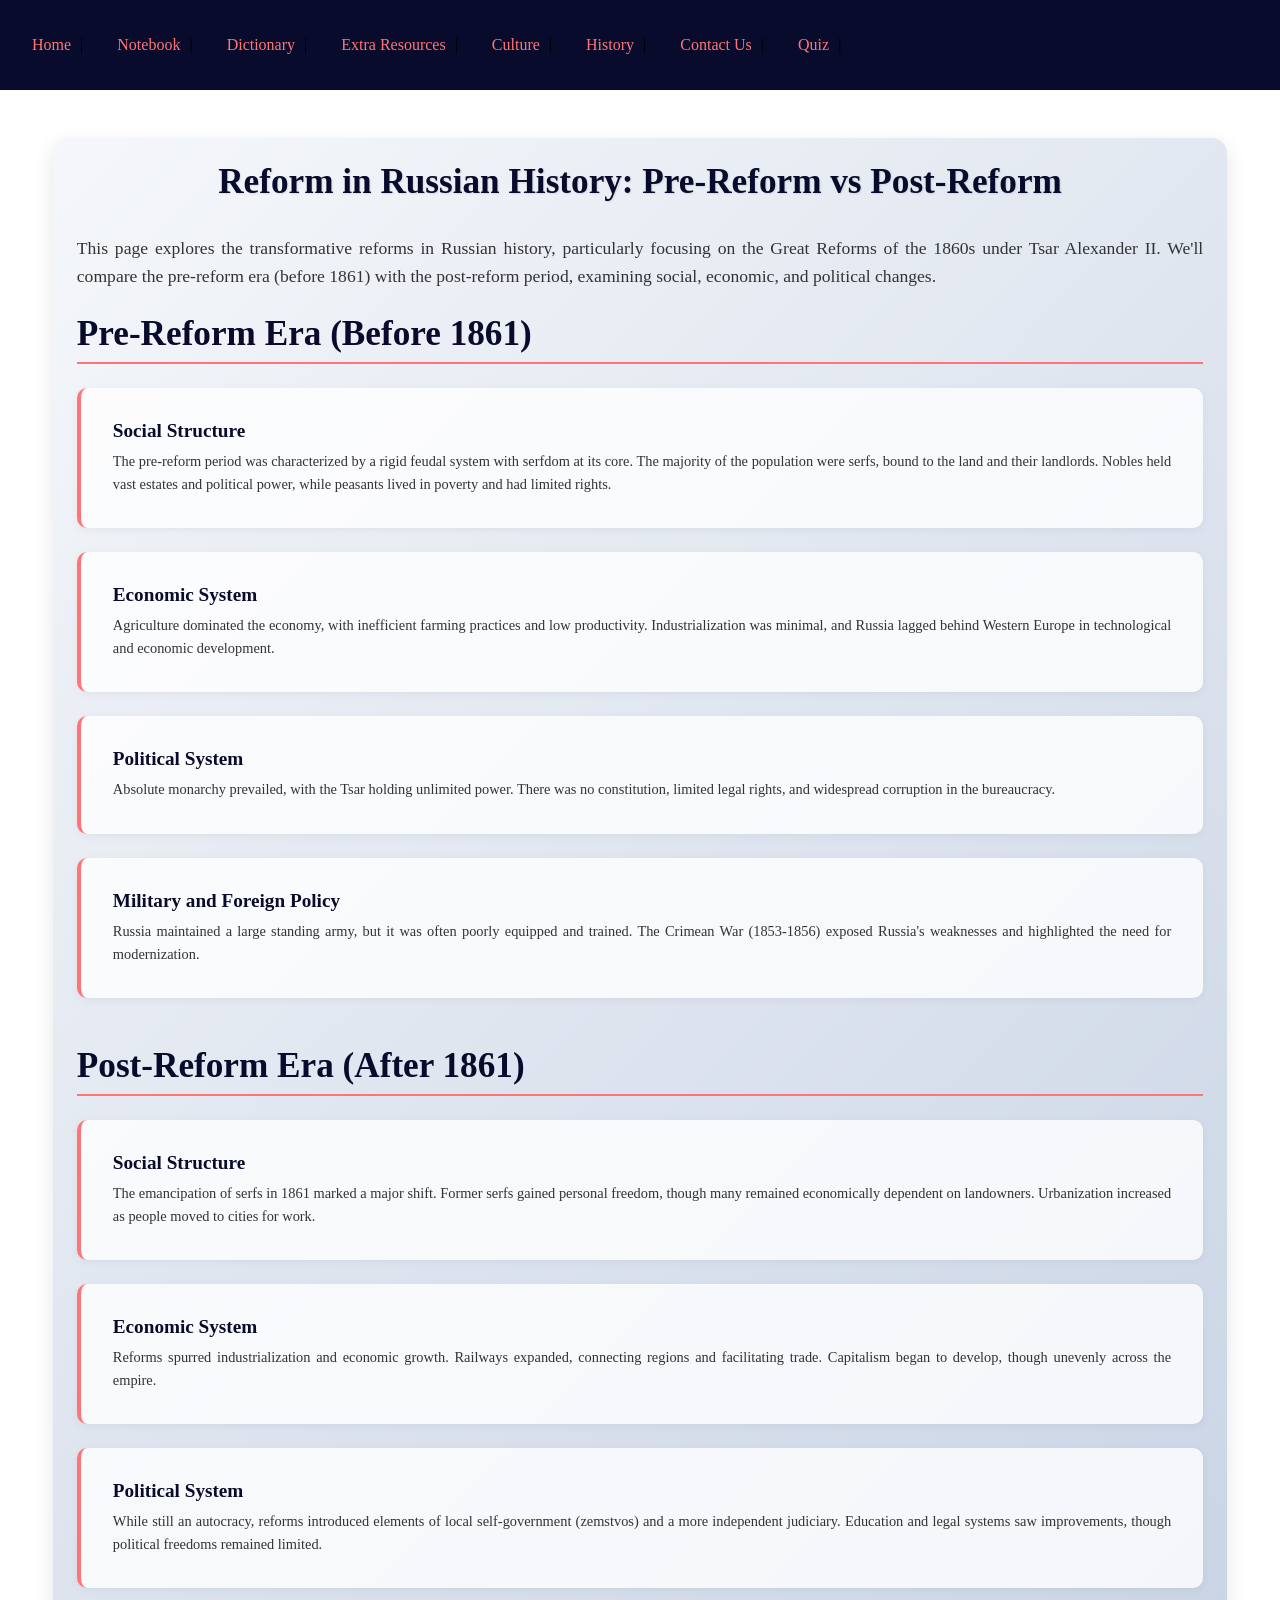
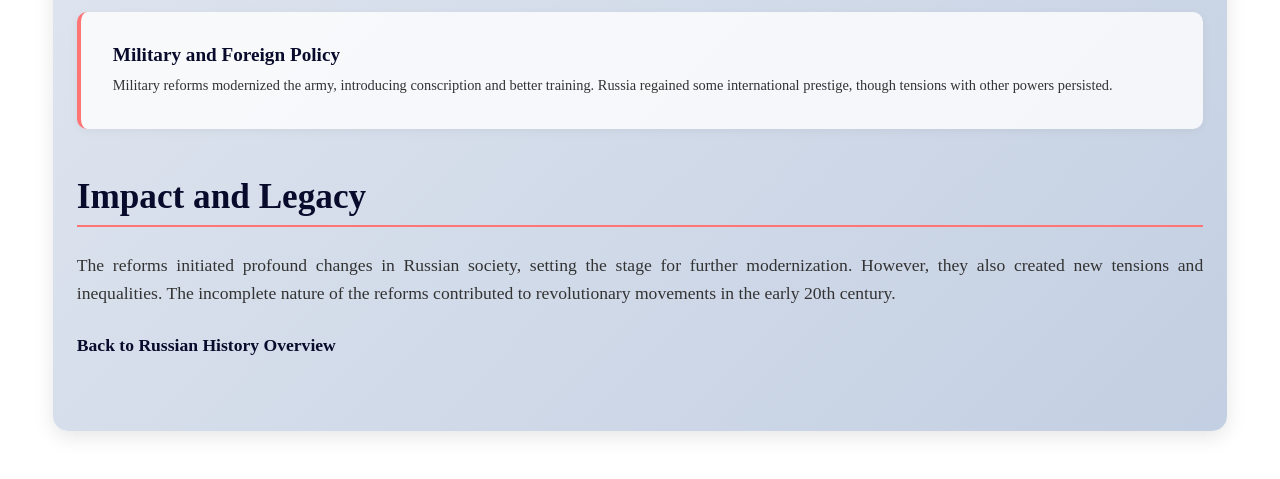
<file: reform.html>
<!DOCTYPE html>
<html lang="en">
<head>
    <meta charset="UTF-8">
    <meta name="viewport" content="width=device-width, initial-scale=1.0">
    <title>Reform in Russian History - A1 Russian Course</title>
    <link rel="stylesheet" href="css/main.min.css?v=172">
    <link rel="stylesheet" href="css/font-awesome.css">
    <script src="js/jquery-3.7.1.min.js"></script>
    <style>
        body {
            background: white !important;
            color: black !important;
        }
        .background {
            display: none;
        }
    </style>
</head>
<body>
    <div class="nav_header">
        <div class="logo"></div>
        <ul>
            <li>
                <a href="index.html">home</a>
            </li>
            <li>
                <a href="notebook.html">notebook</a>
            </li>
            <li>
                <a href="dictionary.html">dictionary</a>
            </li>
            <li>
                <a href="extra_resources.html">extra resources</a>
            </li>
            <li>
                <a href="culture.html">culture</a>
            </li>
            <li>
                <a href="history.html">history</a>
            </li>
            <li>
                <a href="contact_us.html">contact us</a>
            </li>
            <li>
                <a href="quiz.html">quiz</a>
            </li>
        </ul>
    </div>
    <div class="menu-burger open">
       -
    </div>

    <div class="reform-page">
        <h1>Reform in Russian History: Pre-Reform vs Post-Reform</h1>
        <p>This page explores the transformative reforms in Russian history, particularly focusing on the Great Reforms of the 1860s under Tsar Alexander II. We'll compare the pre-reform era (before 1861) with the post-reform period, examining social, economic, and political changes.</p>

        <section class="pre-reform">
            <h2>Pre-Reform Era (Before 1861)</h2>
            <div class="aspect">
                <h3>Social Structure</h3>
                <p>The pre-reform period was characterized by a rigid feudal system with serfdom at its core. The majority of the population were serfs, bound to the land and their landlords. Nobles held vast estates and political power, while peasants lived in poverty and had limited rights.</p>
            </div>
            <div class="aspect">
                <h3>Economic System</h3>
                <p>Agriculture dominated the economy, with inefficient farming practices and low productivity. Industrialization was minimal, and Russia lagged behind Western Europe in technological and economic development.</p>
            </div>
            <div class="aspect">
                <h3>Political System</h3>
                <p>Absolute monarchy prevailed, with the Tsar holding unlimited power. There was no constitution, limited legal rights, and widespread corruption in the bureaucracy.</p>
            </div>
            <div class="aspect">
                <h3>Military and Foreign Policy</h3>
                <p>Russia maintained a large standing army, but it was often poorly equipped and trained. The Crimean War (1853-1856) exposed Russia's weaknesses and highlighted the need for modernization.</p>
            </div>
        </section>

        <section class="post-reform">
            <h2>Post-Reform Era (After 1861)</h2>
            <div class="aspect">
                <h3>Social Structure</h3>
                <p>The emancipation of serfs in 1861 marked a major shift. Former serfs gained personal freedom, though many remained economically dependent on landowners. Urbanization increased as people moved to cities for work.</p>
            </div>
            <div class="aspect">
                <h3>Economic System</h3>
                <p>Reforms spurred industrialization and economic growth. Railways expanded, connecting regions and facilitating trade. Capitalism began to develop, though unevenly across the empire.</p>
            </div>
            <div class="aspect">
                <h3>Political System</h3>
                <p>While still an autocracy, reforms introduced elements of local self-government (zemstvos) and a more independent judiciary. Education and legal systems saw improvements, though political freedoms remained limited.</p>
            </div>
            <div class="aspect">
                <h3>Military and Foreign Policy</h3>
                <p>Military reforms modernized the army, introducing conscription and better training. Russia regained some international prestige, though tensions with other powers persisted.</p>
            </div>
        </section>

        <section class="impact">
            <h2>Impact and Legacy</h2>
            <p>The reforms initiated profound changes in Russian society, setting the stage for further modernization. However, they also created new tensions and inequalities. The incomplete nature of the reforms contributed to revolutionary movements in the early 20th century.</p>
            <p><a href="history.html">Back to Russian History Overview</a></p>
        </section>
    </div>

    <script src="js/main.js?v=25"></script>
</body>
</html></content>
</file>
<file: css/main.min.css>
/* Setup */
* {
  margin: 0;
  padding: 0;
}

/* Components */
.nav_header {
  position: relative;
  background-color: hsl(236, 67%, 10%);
  width: 100vw;
  height: 10vh;
  display: flex;
  flex-direction: row;
  align-items: center;
}
.nav_header .logo {
  display: flex;
  align-items: center;
  margin-left: 1rem;
}
.nav_header .logo img {
  height: 3rem;
  width: auto;
}
.nav_header ul li {
  position: relative;
  list-style: none;
}
.nav_header ul li::after {
  position: relative;
  content: "|";
  padding-left: 5px;
  padding-right: 2px;
}
.nav_header ul li a {
  text-decoration: none;
  text-transform: capitalize;
  color: hsl(0, 100%, 73%);
}
.nav_header ul li {
  padding: 1rem;
}

.menu-burger {
  content: "-";
  position: fixed;
  z-index: 111;
  font-size: 3rem;
  top: 0.2rem;
  right: 2rem;
  height: 3rem;
  color: transparent;
}
.menu-burger, .menu-burger::before, .menu-burger::after {
  transition-timing-function: ease-in-out;
  transition-duration: 400ms;
}
.menu-burger::before {
  content: "-";
  position: absolute;
  top: 0px;
  left: 0px;
  rotate: -45deg;
  color: white;
}
.menu-burger::after {
  content: "-";
  position: absolute;
  rotate: 45deg;
  top: 0px;
  left: 8px;
  color: white;
}
.menu-burger.open {
  color: white;
  content: "";
}
.menu-burger.open::before {
  content: "-";
  top: -5px;
  left: 0px;
  rotate: unset;
}
.menu-burger.open::after {
  content: "-";
  top: 5px;
  left: 0px;
  rotate: unset;
}

@media (min-width: 400px) {
  .nav_header {
    display: none;
  }
  .nav_header.open {
    display: flex;
    flex-direction: column;
    align-items: center;
    width: 100vw;
    height: 100vh;
    z-index: 1;
    position: fixed;
    top: 0;
    left: 0;
  }
  .nav_header.open ul {
    padding-top: 2rem;
    display: flex;
    flex-direction: column;
    align-items: center;
  }
  .nav_header.open ul li:nth-child(even) {
    color: hsl(236, 67%, 10%);
    background: white;
  }
  .menu-burger {
    z-index: 1111;
  }
}
@media (min-width: 760px) {
  .nav_header {
    display: flex !important;
    flex-direction: row !important;
    width: 100vw !important;
    height: 10vh !important;
  }
  .nav_header ul {
    display: flex !important;
    flex-direction: row !important;
  }
  .menu-burger {
    visibility: hidden;
  }
}
.hero {
  text-align: center;
  padding: 4rem 2rem;
  background: linear-gradient(135deg, #667eea 0%, #764ba2 100%);
  color: white;
  min-height: 50vh;
  display: flex;
  flex-direction: column;
  justify-content: center;
  align-items: center;
}
.hero__heading {
  font-size: 3rem;
  margin-bottom: 1rem;
  font-weight: 700;
}
.hero__text {
  font-size: 1.2rem;
  max-width: 600px;
  line-height: 1.6;
  font-weight: 400;
}

.whatsapp-section {
  margin: 2rem auto;
  padding: 1.5rem;
  background-color: #25d366;
  color: white;
  text-align: center;
  width: 80%;
  border-radius: 10px;
}
.whatsapp-section h2 {
  margin-bottom: 1rem;
}
.whatsapp-section p {
  margin-bottom: 1rem;
}
.whatsapp-section a {
  display: inline-block;
  padding: 0.5rem 1rem;
  background-color: white;
  color: #25d366;
  text-decoration: none;
  border-radius: 5px;
  font-weight: bold;
}
.whatsapp-section a:hover {
  background-color: #f0f0f0;
}

.image-carousel {
  width: 80%;
  margin: 2rem auto;
  position: relative;
  overflow: hidden;
  border-radius: 10px;
}
.image-carousel .carousel-container {
  display: flex;
  width: 500%;
  transition: transform 0.5s ease;
}
.image-carousel img {
  width: 20%;
  height: 800px; /* Fixed height for consistent display */
  -o-object-fit: contain;
     object-fit: contain; /* Show full image without cropping */
  background-color: #f0f0f0; /* Optional background for letterboxing */
}
.image-carousel .prev, .image-carousel .next {
  position: absolute;
  top: 50%;
  transform: translateY(-50%);
  background-color: rgba(0, 0, 0, 0.5);
  color: white;
  border: none;
  padding: 10px;
  cursor: pointer;
  font-size: 18px;
  border-radius: 50%;
}
.image-carousel .prev {
  left: 10px;
}
.image-carousel .next {
  right: 10px;
}
.image-carousel .prev:hover, .image-carousel .next:hover {
  background-color: rgba(0, 0, 0, 0.8);
}

.dictionary {
  margin: 2rem auto;
  width: 80%;
}
.dictionary h1 {
  text-align: center;
  margin-bottom: 1rem;
}
.dictionary #search {
  width: 100%;
  padding: 0.5rem;
  margin-bottom: 1rem;
  font-size: 1rem;
  border: 1px solid #ccc;
  border-radius: 4px;
}
.dictionary #word-list {
  max-height: 60vh;
  overflow-y: auto;
  background: rgba(255, 255, 255, 0.5);
  padding: 1rem;
  border-radius: 8px;
}
.dictionary #word-list .word-item {
  padding: 0.5rem;
  border-bottom: 1px solid #eee;
  display: flex;
  justify-content: space-between;
}
.dictionary #word-list .word-item .russian {
  font-weight: bold;
  font-size: 1.1rem;
}
.dictionary #word-list .word-item .english {
  color: #666;
}

.contact {
  margin-top: 15vh;
  width: 80%;
  max-width: 600px;
  margin-left: auto;
  margin-right: auto;
}
.contact h1 {
  text-align: center;
  margin-bottom: 1rem;
  color: hsl(236, 67%, 10%);
}
.contact p {
  text-align: center;
  margin-bottom: 2rem;
  color: hsl(120, 100%, 25%);
}
.contact form {
  display: flex;
  flex-direction: column;
}
.contact form label {
  margin-bottom: 0.5rem;
  font-weight: bold;
  color: hsl(236, 67%, 10%);
}
.contact form input, .contact form textarea {
  padding: 0.5rem;
  margin-bottom: 1rem;
  border: 1px solid hsl(120, 100%, 25%);
  border-radius: 4px;
  font-size: 1rem;
}
.contact form button {
  padding: 0.75rem;
  background-color: hsl(120, 50%, 50%);
  color: white;
  border: none;
  border-radius: 4px;
  font-size: 1rem;
  cursor: pointer;
}
.contact form button:hover {
  background-color: hsl(120, 50%, 40%);
}
.contact .contact-info {
  margin-top: 2rem;
  text-align: center;
}
.contact .contact-info h2 {
  margin-bottom: 1rem;
  color: hsl(236, 67%, 10%);
}
.contact .contact-info p {
  margin-bottom: 0.5rem;
  color: hsl(120, 100%, 25%);
}
.contact .contact-info a {
  color: hsl(120, 50%, 50%);
  text-decoration: none;
}
.contact .contact-info a:hover {
  text-decoration: underline;
}

.culture-page {
  margin: 3rem auto;
  width: 90%;
  max-width: 1200px;
  padding: 2rem;
  background: linear-gradient(135deg, #f5f7fa 0%, #c3cfe2 100%);
  border-radius: 15px;
  box-shadow: 0 6px 20px rgba(0, 0, 0, 0.1);
  color: #333;
}
.culture-page h1 {
  font-size: 2.5rem;
  text-align: center;
  margin-bottom: 2rem;
  color: hsl(236, 67%, 10%);
  text-shadow: 1px 1px 2px rgba(0, 0, 0, 0.1);
}
.culture-page p {
  font-size: 1.1rem;
  line-height: 1.6;
  margin-bottom: 1.5rem;
  text-align: justify;
}
.culture-page section {
  margin-bottom: 3rem;
}
.culture-page section h2 {
  font-size: 2rem;
  margin-bottom: 1.5rem;
  color: hsl(236, 67%, 10%);
  border-bottom: 2px solid hsl(0, 100%, 73%);
  padding-bottom: 0.5rem;
}
.culture-page section h3 {
  font-size: 1.5rem;
  margin: 2rem 0 1rem 0;
  color: hsl(236, 67%, 10%);
}
.culture-page section .festival {
  background: rgba(255, 255, 255, 0.8);
  margin: 1rem 0;
  padding: 1.5rem;
  border-radius: 10px;
  border-left: 4px solid hsl(0, 100%, 73%);
  box-shadow: 0 2px 10px rgba(0, 0, 0, 0.05);
}
.culture-page section .festival h3 {
  margin-top: 0;
  margin-bottom: 0.5rem;
}
.culture-page section .festival p {
  margin-bottom: 0;
  font-size: 1rem;
}
.culture-page section ul {
  list-style: none;
  padding: 0;
}
.culture-page section ul li {
  background: rgba(255, 255, 255, 0.8);
  margin: 0.5rem 0;
  padding: 1rem;
  border-radius: 8px;
  border-left: 4px solid hsl(236, 67%, 10%);
  box-shadow: 0 2px 8px rgba(0, 0, 0, 0.05);
}
.culture-page section ul li strong {
  color: hsl(236, 67%, 10%);
}
@media (min-width: 400px) {
  .culture-page {
    width: 95%;
    padding: 1rem;
  }
  .culture-page h1 {
    font-size: 2rem;
  }
  .culture-page section h2 {
    font-size: 1.5rem;
  }
  .culture-page section h3 {
    font-size: 1.2rem;
  }
  .culture-page section .festival {
    padding: 1rem;
  }
  .culture-page section ul li {
    padding: 0.8rem;
  }
}

.extra-resources {
  display: flex;
  justify-content: space-around;
  flex-wrap: wrap;
  margin: 2rem auto;
  width: 90%;
}
.extra-resources h1 {
  width: 100%;
  text-align: center;
  margin-bottom: 2rem;
}
.extra-resources .songs, .extra-resources .movies {
  width: 45%;
  margin-bottom: 2rem;
}
.extra-resources .songs h2, .extra-resources .movies h2 {
  margin-bottom: 1rem;
  text-align: center;
}
.extra-resources .songs p, .extra-resources .movies p {
  margin-bottom: 1rem;
  text-align: center;
}
.extra-resources .songs .embed-container, .extra-resources .movies .embed-container {
  margin-bottom: 2rem;
}
.extra-resources .songs .embed-container iframe, .extra-resources .movies .embed-container iframe {
  display: block;
  margin: 0 auto;
  max-width: 100%;
  border-radius: 8px;
}
.extra-resources .songs .embed-container p, .extra-resources .movies .embed-container p {
  text-align: center;
  margin-top: 0.5rem;
  font-style: italic;
}
@media (max-width: 768px) {
  .extra-resources {
    flex-direction: column;
  }
  .extra-resources .songs, .extra-resources .movies {
    width: 100%;
  }
}

.notebook {
  margin: 2rem auto;
  width: 80%;
}
.notebook h1 {
  text-align: center;
  margin-bottom: 2rem;
}
.notebook .chapter summary {
  cursor: pointer;
  font-weight: bold;
  margin-bottom: 1rem;
}
.notebook .chapter h3 {
  margin-bottom: 1rem;
}
.notebook .chapter ol li {
  margin-bottom: 1rem;
}
.notebook .chapter .show-translation {
  margin-left: 1rem;
  padding: 0.2rem;
  background: #f0f0f0;
  border: 1px solid #ccc;
  cursor: pointer;
  font-size: 0.9rem;
}
.notebook .chapter .show-translation i {
  font-size: 1rem;
}
.notebook .chapter .translation {
  display: block;
  margin-left: 1rem;
  font-style: italic;
  color: #666;
}
.notebook section.vocabulary {
  margin-bottom: 3rem;
}
.notebook section.vocabulary h2 {
  margin-bottom: 1rem;
}
.notebook section.vocabulary h3 {
  margin-bottom: 1rem;
}
.notebook section.vocabulary ul li {
  margin-bottom: 0.5rem;
}

.quiz {
  position: absolute;
  top: 50%;
  left: 50%;
  transform: translate(-50%, -50%);
  width: 80%;
  max-width: 600px;
  text-align: center;
  font-size: 1.2rem;
}
.quiz h1 {
  margin-bottom: 2rem;
}
.quiz #quiz-container {
  margin-bottom: 2rem;
}
.quiz #quiz-container p {
  margin-bottom: 1rem;
}
.quiz #quiz-container input {
  padding: 0.5rem;
  font-size: 1.2rem;
  width: 100%;
  margin-bottom: 1rem;
}
.quiz #quiz-container button {
  padding: 0.5rem 1rem;
  font-size: 1.2rem;
  margin: 0 0.5rem;
  cursor: pointer;
}
.quiz button {
  padding: 0.75rem 1.5rem;
  font-size: 1.2rem;
  margin: 0 0.5rem;
  cursor: pointer;
}

.language-myths {
  margin: 3rem auto;
  width: 90%;
  max-width: 1200px;
}
.language-myths h2 {
  text-align: center;
  font-size: 2.5rem;
  margin-bottom: 2rem;
  color: #333;
  background: linear-gradient(135deg, #667eea 0%, #764ba2 100%);
  color: white;
  padding: 1rem 2rem;
  border-radius: 12px;
  box-shadow: 0 4px 15px rgba(0, 0, 0, 0.1);
  display: inline-block;
  margin: 0 auto 2rem;
}
.language-myths .myths-container {
  display: grid;
  grid-template-columns: repeat(auto-fit, minmax(250px, 1fr));
  gap: 2rem;
}
.language-myths .myth-card {
  background: #fff;
  border-radius: 12px;
  padding: 1.5rem;
  box-shadow: 0 4px 15px rgba(0, 0, 0, 0.1);
  transition: transform 0.3s ease, box-shadow 0.3s ease;
}
.language-myths .myth-card:hover {
  transform: translateY(-5px);
  box-shadow: 0 8px 25px rgba(0, 0, 0, 0.15);
}
.language-myths .myth-card h3 {
  color: #667eea;
  font-size: 1.3rem;
  margin-bottom: 1rem;
}
.language-myths .myth-card p {
  color: #666;
  line-height: 1.6;
  font-size: 1rem;
}

.historical-fact {
  margin: 3rem auto;
  width: 90%;
  max-width: 800px;
  text-align: center;
  background: linear-gradient(135deg, #ff9a9e 0%, #fecfef 100%);
  padding: 2rem;
  border-radius: 15px;
  box-shadow: 0 6px 20px rgba(0, 0, 0, 0.1);
  color: #333;
}
.historical-fact h2 {
  font-size: 2rem;
  margin-bottom: 1rem;
  color: #fff;
  text-shadow: 1px 1px 2px rgba(0, 0, 0, 0.3);
}
.historical-fact p {
  font-size: 1.1rem;
  line-height: 1.6;
  color: #fff;
  text-shadow: 1px 1px 2px rgba(0, 0, 0, 0.3);
}

.russian-empires {
  margin: 3rem auto;
  width: 90%;
  max-width: 1000px;
  text-align: center;
  background: linear-gradient(135deg, #667eea 0%, #764ba2 100%);
  padding: 2rem;
  border-radius: 15px;
  box-shadow: 0 6px 20px rgba(0, 0, 0, 0.1);
  color: #fff;
}
.russian-empires h2 {
  font-size: 2rem;
  margin-bottom: 1.5rem;
  color: #fff;
  text-shadow: 1px 1px 2px rgba(0, 0, 0, 0.3);
}
.russian-empires p {
  font-size: 1.1rem;
  line-height: 1.6;
  margin-bottom: 1.5rem;
  color: #fff;
  text-shadow: 1px 1px 2px rgba(0, 0, 0, 0.3);
}
.russian-empires h3 {
  font-size: 1.5rem;
  margin: 2rem 0 1rem 0;
  color: #fff;
  text-shadow: 1px 1px 2px rgba(0, 0, 0, 0.3);
}
.russian-empires .timeline {
  list-style: none;
  padding: 0;
  text-align: left;
  max-width: 600px;
  margin: 0 auto;
}
.russian-empires .timeline li {
  background: rgba(255, 255, 255, 0.1);
  margin: 0.5rem 0;
  padding: 0.75rem 1rem;
  border-radius: 8px;
  border-left: 4px solid #fff;
  font-size: 1rem;
  line-height: 1.4;
  color: #fff;
  text-shadow: 1px 1px 2px rgba(0, 0, 0, 0.3);
}
.russian-empires .timeline li strong {
  color: #ffd700;
}

.history-page {
  margin: 3rem auto;
  width: 90%;
  max-width: 1200px;
  padding: 2rem;
  background: linear-gradient(135deg, #f5f7fa 0%, #c3cfe2 100%);
  border-radius: 15px;
  box-shadow: 0 6px 20px rgba(0, 0, 0, 0.1);
  color: #333;
}
.history-page h1 {
  font-size: 2.5rem;
  text-align: center;
  margin-bottom: 2rem;
  color: hsl(236, 67%, 10%);
  text-shadow: 1px 1px 2px rgba(0, 0, 0, 0.1);
}
.history-page p {
  font-size: 1.1rem;
  line-height: 1.6;
  margin-bottom: 1.5rem;
  text-align: justify;
}
.history-page section {
  margin-bottom: 3rem;
}
.history-page section h2 {
  font-size: 2rem;
  margin-bottom: 1.5rem;
  color: hsl(236, 67%, 10%);
  border-bottom: 2px solid hsl(0, 100%, 73%);
  padding-bottom: 0.5rem;
}
.history-page section h3 {
  font-size: 1.5rem;
  margin: 2rem 0 1rem 0;
  color: hsl(236, 67%, 10%);
}
.history-page section .period {
  background: rgba(255, 255, 255, 0.8);
  margin: 1rem 0;
  padding: 1.5rem;
  border-radius: 10px;
  border-left: 4px solid hsl(0, 100%, 73%);
  box-shadow: 0 2px 10px rgba(0, 0, 0, 0.05);
}
.history-page section .period h3 {
  margin-top: 0;
  margin-bottom: 0.5rem;
}
.history-page section .period p {
  margin-bottom: 0;
  font-size: 1rem;
}
.history-page section ul {
  list-style: none;
  padding: 0;
}
.history-page section ul li {
  background: rgba(255, 255, 255, 0.8);
  margin: 0.5rem 0;
  padding: 1rem;
  border-radius: 8px;
  border-left: 4px solid hsl(236, 67%, 10%);
  box-shadow: 0 2px 8px rgba(0, 0, 0, 0.05);
}
.history-page section ul li strong {
  color: hsl(236, 67%, 10%);
}
@media (min-width: 400px) {
  .history-page {
    width: 95%;
    padding: 1rem;
  }
  .history-page h1 {
    font-size: 2rem;
  }
  .history-page section h2 {
    font-size: 1.5rem;
  }
  .history-page section h3 {
    font-size: 1.2rem;
  }
  .history-page section .period {
    padding: 1rem;
  }
  .history-page section .period p {
    font-size: 0.9rem;
  }
  .history-page section ul li {
    padding: 0.75rem;
  }
  .history-page section ul li strong {
    display: block;
    margin-bottom: 0.25rem;
  }
}
@media (min-width: 500px) {
  .history-page {
    width: 92%;
    padding: 1.5rem;
  }
  .history-page h1 {
    font-size: 2.2rem;
  }
  .history-page section h2 {
    font-size: 1.7rem;
  }
  .history-page section .period {
    padding: 1.2rem;
  }
}
@media (min-width: 760px) {
  .history-page {
    width: 88%;
  }
  .history-page section .period {
    margin: 1.5rem 0;
    padding: 1.8rem;
  }
}
@media (min-width: 1200px) {
  .history-page {
    max-width: 1400px;
  }
  .history-page section h2 {
    font-size: 2.2rem;
  }
  .history-page section .period {
    padding: 2rem;
  }
}
@media (min-width: 1900px) {
  .history-page {
    max-width: 1600px;
  }
  .history-page h1 {
    font-size: 3rem;
  }
  .history-page section h2 {
    font-size: 2.5rem;
  }
  .history-page section .period {
    padding: 2.5rem;
  }
}

.reform-page {
  margin: 3rem auto;
  width: 90%;
  max-width: 1200px;
  padding: 2rem;
  background: linear-gradient(135deg, #f5f7fa 0%, #c3cfe2 100%);
  border-radius: 15px;
  box-shadow: 0 6px 20px rgba(0, 0, 0, 0.1);
  color: #333;
}
.reform-page h1 {
  font-size: 2.5rem;
  text-align: center;
  margin-bottom: 2rem;
  color: hsl(236, 67%, 10%);
  text-shadow: 1px 1px 2px rgba(0, 0, 0, 0.1);
}
.reform-page p {
  font-size: 1.1rem;
  line-height: 1.6;
  margin-bottom: 1.5rem;
  text-align: justify;
}
.reform-page section {
  margin-bottom: 3rem;
}
.reform-page section h2 {
  font-size: 2rem;
  margin-bottom: 1.5rem;
  color: hsl(236, 67%, 10%);
  border-bottom: 2px solid hsl(0, 100%, 73%);
  padding-bottom: 0.5rem;
}
.reform-page section h3 {
  font-size: 1.5rem;
  margin: 2rem 0 1rem 0;
  color: hsl(236, 67%, 10%);
}
.reform-page section .aspect {
  background: rgba(255, 255, 255, 0.8);
  margin: 1rem 0;
  padding: 1.5rem;
  border-radius: 10px;
  border-left: 4px solid hsl(0, 100%, 73%);
  box-shadow: 0 2px 10px rgba(0, 0, 0, 0.05);
}
.reform-page section .aspect h3 {
  margin-top: 0;
  margin-bottom: 0.5rem;
}
.reform-page section .aspect p {
  margin-bottom: 0;
  font-size: 1rem;
}
.reform-page section a {
  color: hsl(236, 67%, 10%);
  text-decoration: none;
  font-weight: bold;
}
.reform-page section a:hover {
  text-decoration: underline;
}
@media (min-width: 400px) {
  .reform-page {
    width: 95%;
    padding: 1rem;
  }
  .reform-page h1 {
    font-size: 2rem;
  }
  .reform-page section h2 {
    font-size: 1.5rem;
  }
  .reform-page section h3 {
    font-size: 1.2rem;
  }
  .reform-page section .aspect {
    padding: 1rem;
  }
  .reform-page section .aspect p {
    font-size: 0.9rem;
  }
}
@media (min-width: 500px) {
  .reform-page {
    width: 92%;
    padding: 1.5rem;
  }
  .reform-page h1 {
    font-size: 2.2rem;
  }
  .reform-page section h2 {
    font-size: 1.7rem;
  }
  .reform-page section .aspect {
    padding: 1.2rem;
  }
}
@media (min-width: 760px) {
  .reform-page {
    width: 88%;
  }
  .reform-page section .aspect {
    margin: 1.5rem 0;
    padding: 1.8rem;
  }
}
@media (min-width: 1200px) {
  .reform-page {
    max-width: 1400px;
  }
  .reform-page section h2 {
    font-size: 2.2rem;
  }
  .reform-page section .aspect {
    padding: 2rem;
  }
}
@media (min-width: 1900px) {
  .reform-page {
    max-width: 1600px;
  }
  .reform-page h1 {
    font-size: 3rem;
  }
  .reform-page section h2 {
    font-size: 2.5rem;
  }
  .reform-page section .aspect {
    padding: 2.5rem;
  }
}

.kievan-rus-page {
  margin: 3rem auto;
  width: 90%;
  max-width: 1200px;
  padding: 2rem;
  background: linear-gradient(135deg, #f0f4f8 0%, #d9e2ec 100%);
  border-radius: 15px;
  box-shadow: 0 6px 20px rgba(0, 0, 0, 0.1);
  color: #333;
}
.kievan-rus-page h1 {
  font-size: 2.5rem;
  text-align: center;
  margin-bottom: 2rem;
  color: hsl(236, 67%, 10%);
  text-shadow: 1px 1px 2px rgba(0, 0, 0, 0.1);
}
.kievan-rus-page p {
  font-size: 1.1rem;
  line-height: 1.6;
  margin-bottom: 1.5rem;
  text-align: justify;
}
.kievan-rus-page section {
  margin-bottom: 3rem;
}
.kievan-rus-page section h2 {
  font-size: 2rem;
  margin-bottom: 1.5rem;
  color: hsl(236, 67%, 10%);
  border-bottom: 2px solid hsl(0, 100%, 73%);
  padding-bottom: 0.5rem;
}
.kievan-rus-page section ul {
  list-style: none;
  padding: 0;
}
.kievan-rus-page section ul li {
  background: rgba(255, 255, 255, 0.8);
  margin: 0.5rem 0;
  padding: 1rem;
  border-radius: 8px;
  border-left: 4px solid hsl(236, 67%, 10%);
  box-shadow: 0 2px 8px rgba(0, 0, 0, 0.05);
}
.kievan-rus-page section ul li strong {
  color: hsl(236, 67%, 10%);
}
@media (min-width: 400px) {
  .kievan-rus-page {
    width: 95%;
    padding: 1rem;
  }
  .kievan-rus-page h1 {
    font-size: 2rem;
  }
  .kievan-rus-page section h2 {
    font-size: 1.5rem;
  }
}

.information_bar {
  width: 100vw;
  height: 8vh;
  background-color: hsl(236, 67%, 10%);
  padding-top: 0.98rem;
}
.information_bar__slider {
  color: white;
  animation: slide infinite 18s ease-in-out;
}

@keyframes slide {
  0%, 100% {
    transform: translateX(-100%);
  }
  50% {
    transform: translateX(0%);
  }
}
.side-menu {
  position: fixed;
  top: 10vh;
  left: 0;
  width: 250px;
  height: 60vh;
  background: linear-gradient(135deg, #2c3e50, #34495e);
  color: #ecf0f1;
  z-index: 1000;
  box-shadow: 2px 0 10px rgba(0, 0, 0, 0.3);
  border-radius: 0 10px 10px 0;
  overflow-y: auto;
  overflow-x: hidden;
  transition: transform 0.3s ease;
}
.side-menu.closed {
  transform: translateX(-200px);
}
.side-menu .nav_menu {
  padding: 1rem;
  margin: 0;
}
.side-menu .nav_menu h3 {
  color: #3498db;
  font-size: 1.2rem;
  margin-bottom: 1rem;
  text-align: center;
  border-bottom: 1px solid #34495e;
  padding-bottom: 0.5rem;
}
.side-menu .nav_menu li {
  list-style: none;
  margin-bottom: 0.5rem;
}
.side-menu .nav_menu li a {
  display: flex;
  align-items: center;
  text-decoration: none;
  color: #ecf0f1;
  padding: 0.75rem 1rem;
  border-radius: 8px;
  transition: background-color 0.3s ease, color 0.3s ease;
  font-weight: 500;
}
.side-menu .nav_menu li a:hover {
  background-color: #3498db;
  color: #fff;
}
.side-menu .nav_menu li a i {
  margin-right: 0.75rem;
  font-size: 1.1rem;
}
.side-menu .toggle-btn {
  position: absolute;
  top: 50%;
  right: -20px;
  transform: translateY(-50%);
  background: #34495e;
  color: #ecf0f1;
  border: none;
  width: 40px;
  height: 40px;
  border-radius: 50%;
  cursor: pointer;
  box-shadow: 0 2px 5px rgba(0, 0, 0, 0.3);
  transition: background-color 0.3s ease;
}
.side-menu .toggle-btn:hover {
  background: #3498db;
}
.side-menu .toggle-btn i {
  font-size: 1rem;
}
@media (max-width: 768px) {
  .side-menu {
    width: 200px;
  }
  .side-menu.closed {
    transform: translateX(-180px);
  }
}

.custom-scrollbar::-webkit-scrollbar {
  width: 8px;
}
.custom-scrollbar::-webkit-scrollbar-track {
  background: #34495e;
  border-radius: 10px;
}
.custom-scrollbar::-webkit-scrollbar-thumb {
  background: #3498db;
  border-radius: 10px;
}
.custom-scrollbar::-webkit-scrollbar-thumb:hover {
  background: #2980b9;
}

article {
  background-color: hsl(236, 67%, 10%);
  color: white;
  width: 75vw;
  height: auto;
  padding: 1rem;
}
article [padding=shift] {
  padding-left: 2rem;
}
article header {
  padding: 2rem;
  font-weight: 600;
}
article main h1, article main h2, article main h3, article main h4, article main h5, article main h6 {
  margin: 0.1rem;
}
article main p {
  padding-bottom: 1rem;
}
section.related_articles {
  position: relative;
  display: flex;
  flex-direction: row;
  align-items: center;
  width: 50vw;
  height: 40vh;
}
section.related_articles .img_container {
  padding: 1rem;
  border: solid black 2px;
  border-top-right-radius: 0.2rem;
  width: 10rem;
  height: 8rem;
}
section.related_articles .img_container img {
  max-width: 90%;
  max-height: 90%;
  -o-object-fit: cover;
     object-fit: cover;
  -o-object-position: center;
     object-position: center;
}

img.background {
  position: fixed;
  top: 0%;
  left: 0%;
  width: 100vw;
  height: 100vh;
  z-index: -1;
}

.flow {
  margin-left: 20vw;
}

.flow2 {
  margin-left: 8vw;
}

[yin=default] {
  width: 100%;
  height: 100%;
}
[yin=default] img {
  -o-object-fit: cover;
     object-fit: cover;
  -o-object-position: center;
     object-position: center;
}

[yin=card] {
  width: 23vw;
  height: auto;
  padding: 2rem;
}
[yin=card] img {
  width: 100%;
  height: 100%;
  -o-object-fit: cover;
     object-fit: cover;
  -o-object-position: center;
     object-position: center;
}

[yang=default] {
  background-color: hsl(236, 67%, 10%);
  color: white;
}

.audio {
  background: linear-gradient(135deg, #1db954, #1ed760);
  border-radius: 12px;
  padding: 1.5rem;
  box-shadow: 0 8px 32px rgba(0, 0, 0, 0.3);
  color: white;
  text-align: center;
  max-width: 400px;
  margin: 2rem auto;
}
.audio h1 {
  font-size: 1.5rem;
  margin-bottom: 1rem;
  font-weight: 600;
}
.audio audio {
  width: 100%;
  border-radius: 8px;
  background: rgba(255, 255, 255, 0.1);
  outline: none;
}
.audio audio::-webkit-media-controls-panel {
  background: rgba(255, 255, 255, 0.1);
  border-radius: 8px;
}
.audio audio::-webkit-media-controls-play-button, .audio audio::-webkit-media-controls-pause-button {
  background-color: #fff;
  border-radius: 50%;
  color: #1db954;
}
.audio audio::-webkit-media-controls-timeline {
  background-color: rgba(255, 255, 255, 0.3);
  border-radius: 4px;
}
.audio audio::-webkit-media-controls-current-time-display, .audio audio::-webkit-media-controls-time-remaining-display {
  color: #fff;
  font-size: 0.9rem;
}
.audio audio::-webkit-media-controls-volume-slider {
  background-color: rgba(255, 255, 255, 0.3);
  border-radius: 4px;
}

table {
  width: 80vw;
  height: auto;
}
table tr {
  width: 100%;
  min-height: auto;
}
table tr th {
  background: hsl(236, 67%, 10%);
  color: white;
  min-width: 2rem;
  min-height: 2rem;
  padding: 1rem;
  text-align: center;
}
table tr td {
  text-align: center;
  background-color: hsl(0, 100%, 73%);
  width: 2rem;
  height: 1rem;
  position: relative;
  padding: 0.4rem;
  z-index: 0;
}
table tr td span {
  transition-timing-function: ease-in-out;
  transition-duration: 2s;
  opacity: 0;
  display: none;
}
table tr td span button {
  cursor: pointer;
  padding: 3px;
  background-color: hsl(0, 100%, 73%);
  color: black;
}
table tr td.eagle_vision:hover span {
  opacity: 1;
  display: block;
  position: absolute;
  top: 0;
  left: 0;
  background-color: black;
  z-index: 111;
  width: 100%;
  height: 100%;
}
table tr td:nth-child(even) {
  background-color: hsl(0, 100%, 73%);
}

/* 

@include size_xs{
}

@include size_sm{
}

@include size_md{
}


@include size_lg{
}

@include size_xl{
} *//*# sourceMappingURL=main.min.css.map */
</file>
